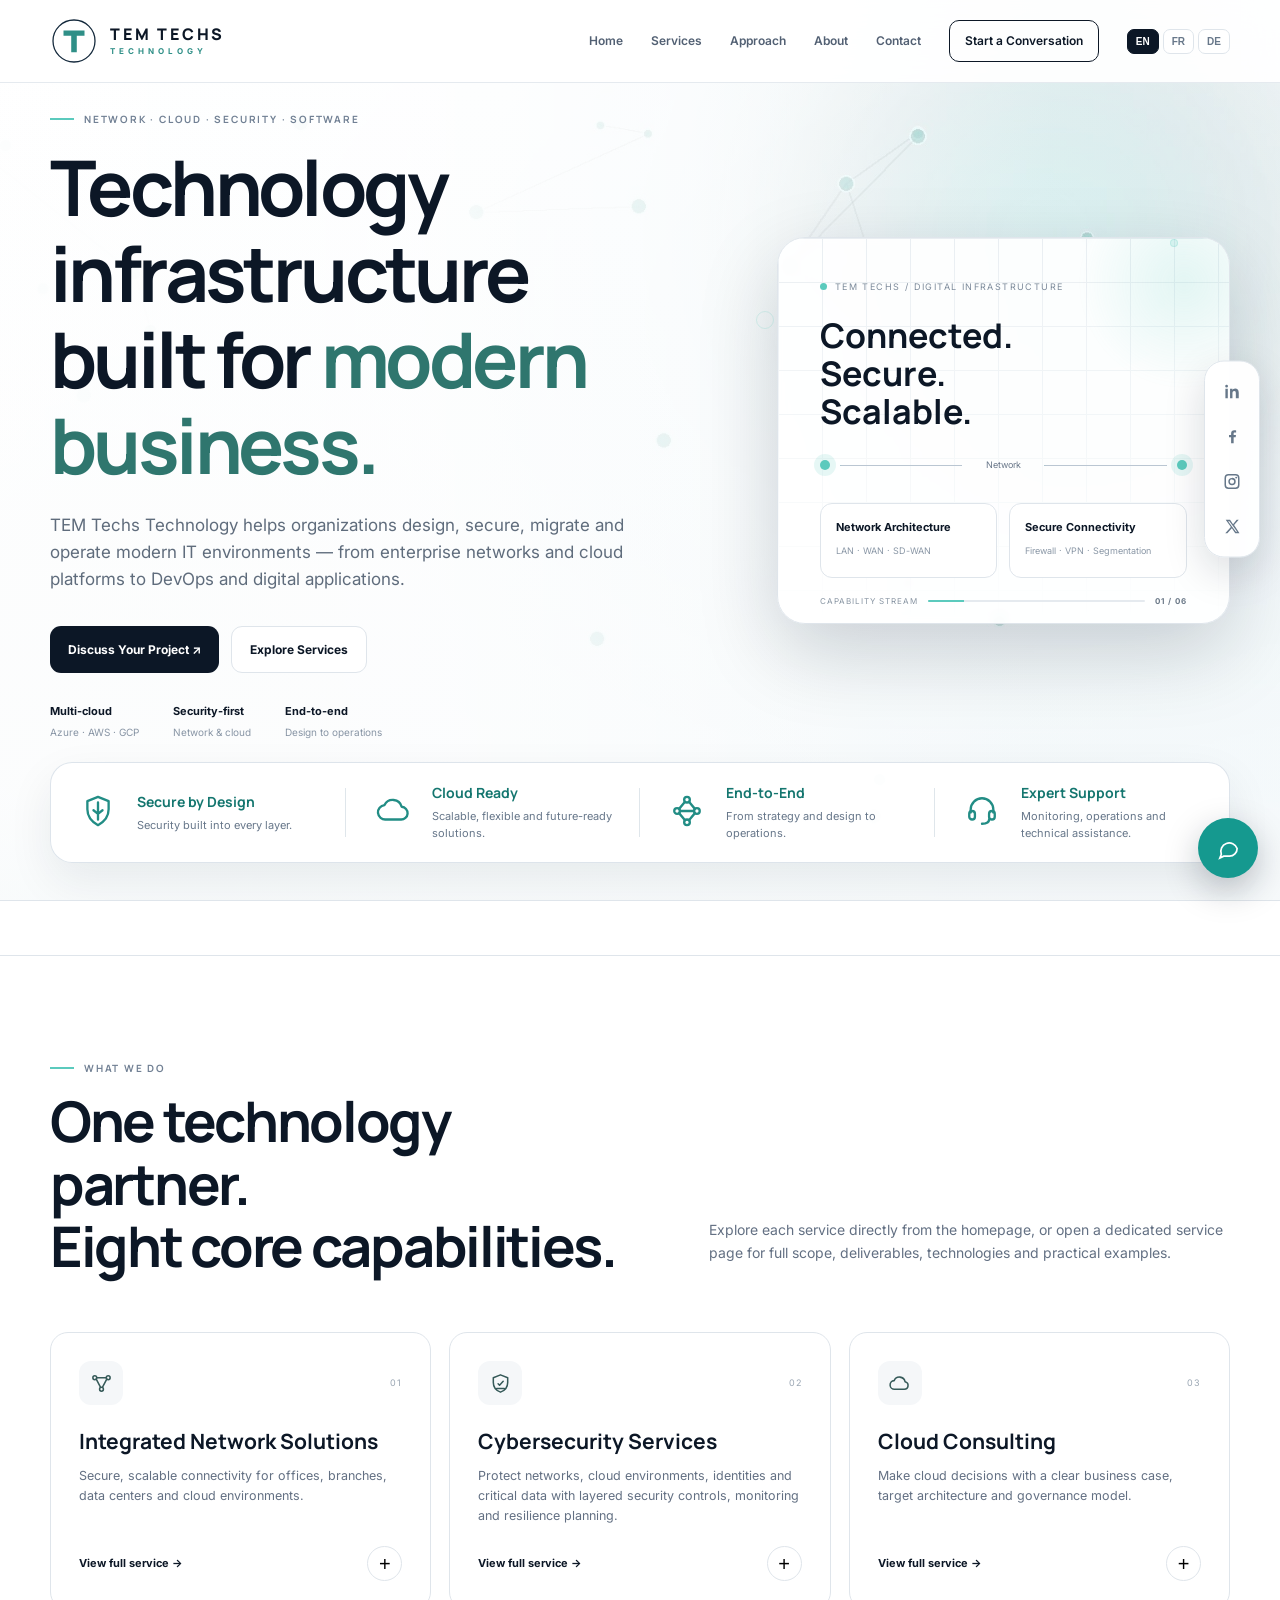
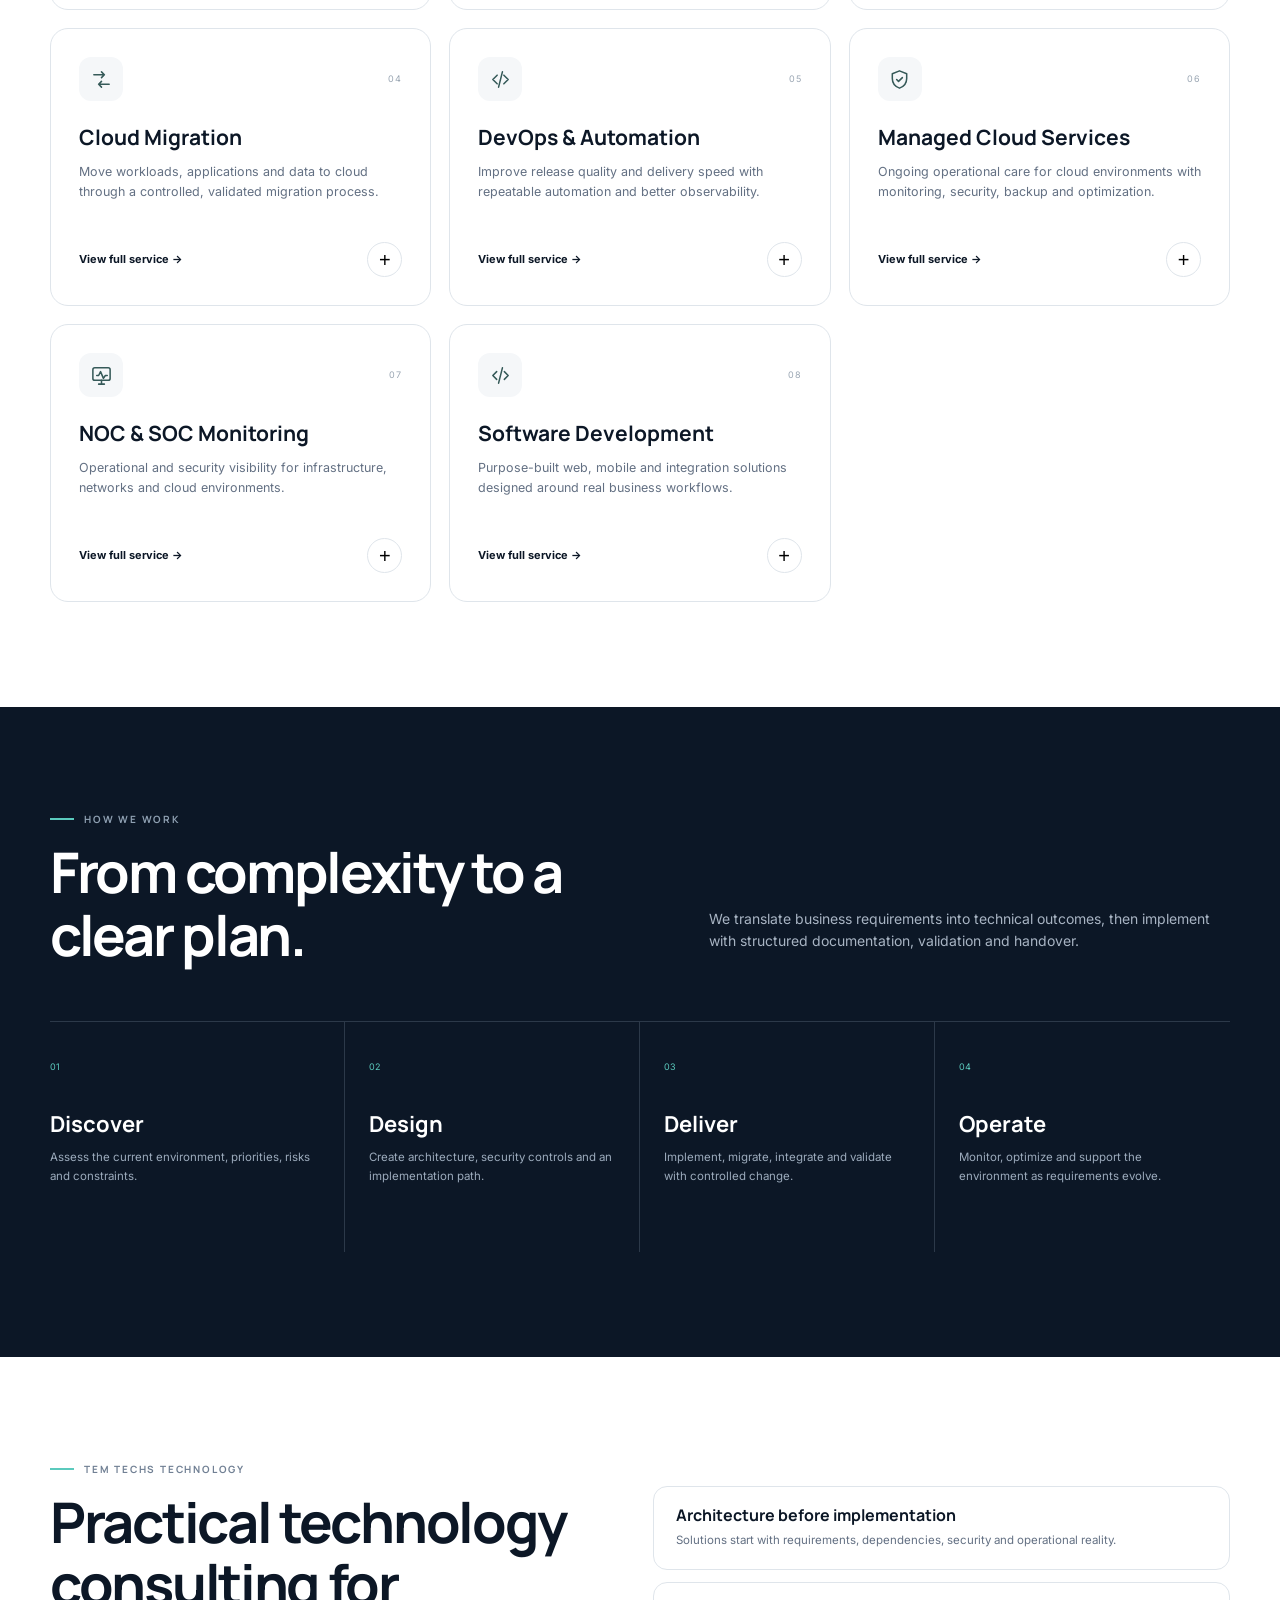
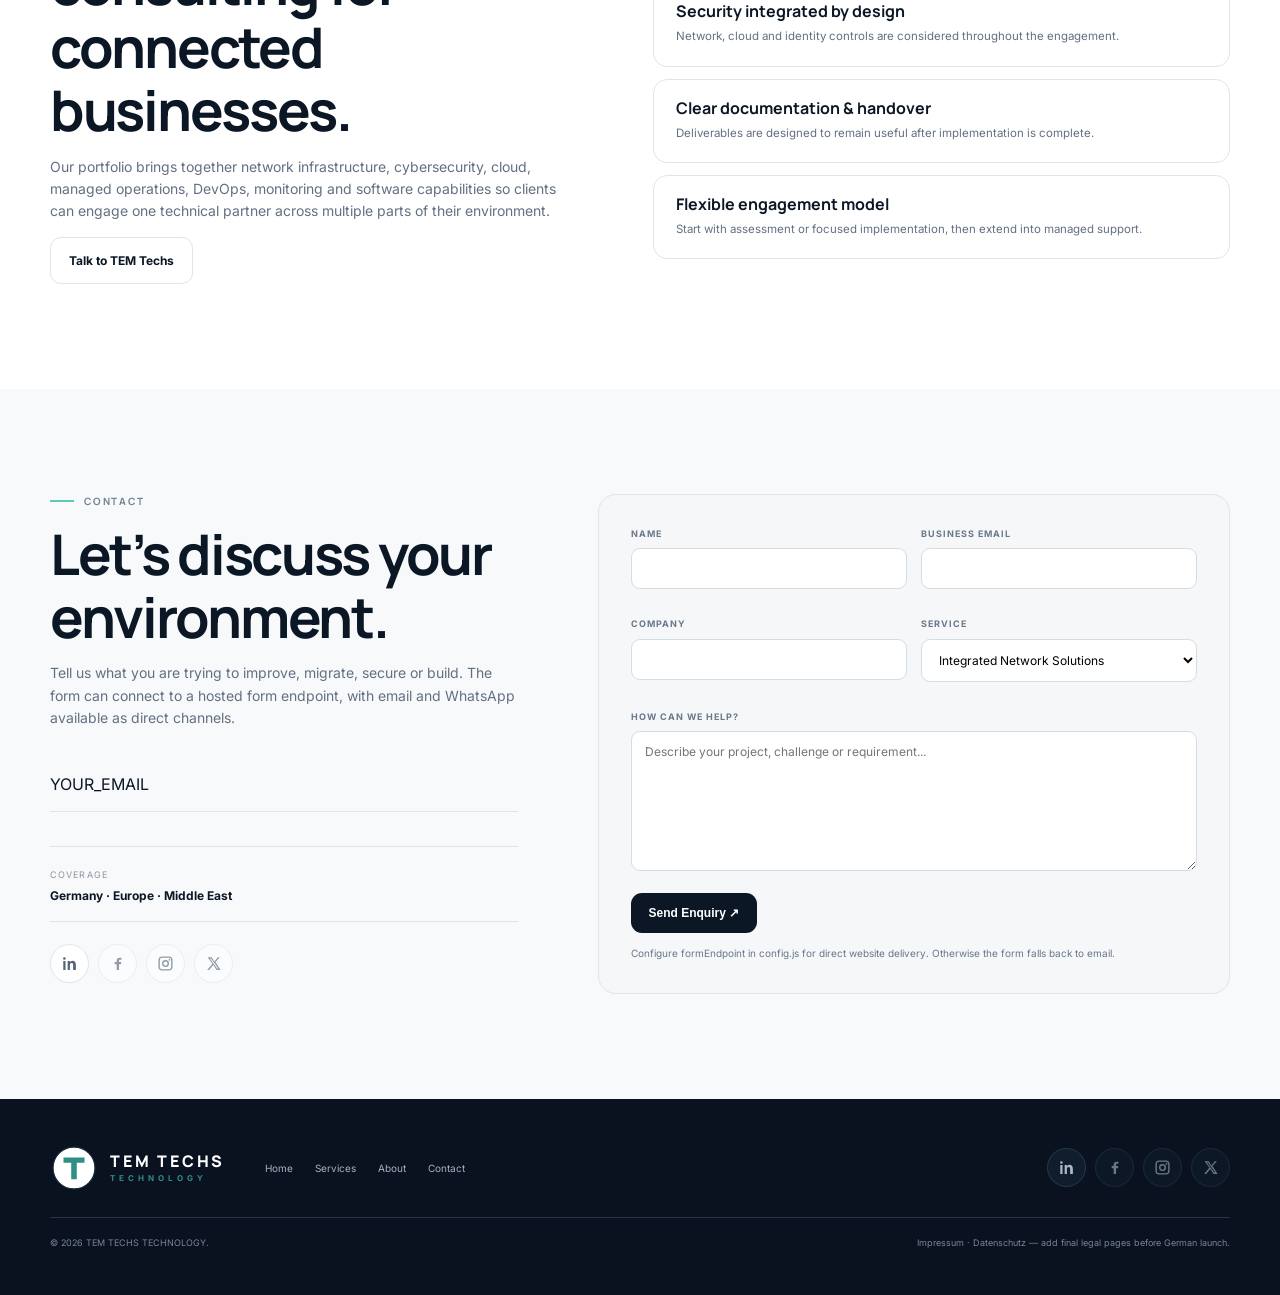
<file: index.html>
<!doctype html><html lang="en"><head><meta charset="utf-8"><meta name="viewport" content="width=device-width,initial-scale=1"><meta name="description" content="TEM Techs Technology provides network, cloud, DevOps, managed services, monitoring and software development solutions."><title>TEM Techs | Home</title><link rel="icon" href="assets/favicon.svg"><link rel="preconnect" href="https://fonts.googleapis.com"><link rel="preconnect" href="https://fonts.gstatic.com" crossorigin><link href="https://fonts.googleapis.com/css2?family=Inter:wght@400;500;600;700&family=Manrope:wght@600;700;800&display=swap" rel="stylesheet"><link rel="stylesheet" href="styles.css"></head><body data-page="home">
<header class="site-header"><div class="container nav-wrap"><a class="brand" href="#top"><img src="assets/logo.svg" alt="TEM Techs"><span class="brand-copy"><strong>TEM TECHS</strong><small>TECHNOLOGY</small></span></a><button class="nav-toggle" aria-label="Menu">☰</button><nav class="nav-links"><a href="#top" data-i18n="nav.home">Home</a><a href="#services" data-i18n="nav.services">Services</a><a href="#approach" data-i18n="nav.approach">Approach</a><a href="#about" data-i18n="nav.about">About</a><a href="#contact" data-i18n="nav.contact">Contact</a><a class="nav-cta" href="#contact" data-i18n="nav.start">Start a Conversation</a><div class="lang-switcher"><button class="lang-btn" data-lang="en">EN</button><button class="lang-btn" data-lang="fr">FR</button><button class="lang-btn" data-lang="de">DE</button></div></nav></div></header>
<main id="top"><section class="hero"><div class="hero-backgrounds" aria-hidden="true">
  <div class="hero-bg active" data-bg="0" style="background-image:url('assets/hero/network.jpg')"></div>
  <div class="hero-bg" data-bg="1" style="background-image:url('assets/hero/cloud.jpg')"></div>
  <div class="hero-bg" data-bg="2" style="background-image:url('assets/hero/security.jpg')"></div>
  <div class="hero-bg" data-bg="3" style="background-image:url('assets/hero/infrastructure.jpg')"></div>
  <div class="hero-bg" data-bg="4" style="background-image:url('assets/hero/devops.jpg')"></div>
  <div class="hero-bg" data-bg="5" style="background-image:url('assets/hero/software.jpg')"></div>
</div><div class="hero-bg-overlay" aria-hidden="true"></div><div class="container hero-grid"><div class="reveal"><div class="eyebrow"><span></span><span class="eyebrow-text" data-i18n="hero.eyebrow">Network · Cloud · Security · Software</span></div><h1 data-i18n-html="hero.title">Technology infrastructure built for <em>modern business.</em></h1><p class="hero-lead" data-i18n="hero.lead">TEM Techs Technology helps organizations design, secure, migrate and operate modern IT environments — from enterprise networks and cloud platforms to DevOps and digital applications.</p><div class="hero-actions"><a class="btn btn-primary" href="#contact" data-i18n="hero.discuss">Discuss Your Project ↗</a><a class="btn btn-secondary" href="#services" data-i18n="hero.explore">Explore Services</a></div><div class="hero-proof"><div><strong data-i18n="proof.multicloud">Multi-cloud</strong><span>Azure · AWS · GCP</span></div><div><strong data-i18n="proof.security">Security-first</strong><span data-i18n="proof.securitySub">Network & cloud</span></div><div><strong data-i18n="proof.end">End-to-end</strong><span data-i18n="proof.endSub">Design to operations</span></div></div></div><div class="hero-visual reveal" id="heroVisual">
  <div class="visual-panel" id="visualPanel">
    <div class="visual-grid"></div>
    <div class="visual-glow" aria-hidden="true"></div>
    <div class="visual-content">
      <div class="visual-kicker"><span class="live-dot"></span>TEM TECHS / DIGITAL INFRASTRUCTURE</div>
      <h3 id="dynamicHeroWords"><span>Connected.</span><br><span>Secure.</span><br><span>Scalable.</span></h3>
      <div class="architecture-line" aria-label="Rotating capability">
        <i></i><b><em class="signal-pulse"></em></b><span id="capabilityLabel">Network</span><b><em class="signal-pulse signal-pulse-delay"></em></b><i></i>
      </div>
      <div class="mini-cards" id="dynamicMiniCards">
        <div class="mini-card dynamic-card" data-slot="0"><strong>Cloud Architecture</strong><small>Strategy · Migration · Operations</small></div>
        <div class="mini-card dynamic-card" data-slot="1"><strong>Secure Connectivity</strong><small>LAN · WAN · SD-WAN · VPN</small></div>
      </div>
      <div class="visual-footer"><span data-i18n="hero.stream">Capability stream</span><div class="visual-progress"><i id="visualProgress"></i></div><b id="visualCounter">01 / 04</b></div>
    </div>
  </div>
  <div class="hero-orbit orbit-one" aria-hidden="true"></div><div class="hero-orbit orbit-two" aria-hidden="true"></div>
</div></div>
<div class="container hero-feature-strip" aria-label="Core delivery strengths">
  <div class="hero-feature"><div class="feature-icon" aria-hidden="true"><svg viewBox="0 0 24 24"><path d="M12 2 4.5 5v5.8c0 5 3.2 8.9 7.5 11.2 4.3-2.3 7.5-6.2 7.5-11.2V5L12 2Z"/><path d="M12 6v12M8.8 11.5 12 14l3.2-2.5"/></svg></div><div><strong data-i18n="features.secure">Secure by Design</strong><span data-i18n="features.secureText">Security built into every layer.</span></div></div>
  <div class="hero-feature"><div class="feature-icon" aria-hidden="true"><svg viewBox="0 0 24 24"><path d="M7 18h10.5a4.5 4.5 0 0 0 .6-9A6.5 6.5 0 0 0 6 7.8 5.1 5.1 0 0 0 7 18Z"/></svg></div><div><strong data-i18n="features.cloud">Cloud Ready</strong><span data-i18n="features.cloudText">Scalable, flexible and future-ready solutions.</span></div></div>
  <div class="hero-feature"><div class="feature-icon" aria-hidden="true"><svg viewBox="0 0 24 24"><circle cx="12" cy="4" r="2"/><circle cx="5" cy="12" r="2"/><circle cx="19" cy="12" r="2"/><circle cx="12" cy="20" r="2"/><path d="m10.6 5.5-4.2 5M13.4 5.5l4.2 5M7 12h10M10.6 18.5l-4.2-5M13.4 18.5l4.2-5"/></svg></div><div><strong data-i18n="features.end">End-to-End</strong><span data-i18n="features.endText">From strategy and design to operations.</span></div></div>
  <div class="hero-feature"><div class="feature-icon" aria-hidden="true"><svg viewBox="0 0 24 24"><path d="M4 13v-2a8 8 0 0 1 16 0v2"/><rect x="3" y="12" width="4" height="6" rx="2"/><rect x="17" y="12" width="4" height="6" rx="2"/><path d="M17 18c0 2-2 3-5 3"/></svg></div><div><strong data-i18n="features.support">Expert Support</strong><span data-i18n="features.supportText">Monitoring, operations and technical assistance.</span></div></div>
</div></section>
<section class="tech-strip" aria-label="Technology ecosystem"><div class="tech-marquee"><div class="tech-track">
<div class="tech-set"><span>MICROSOFT AZURE</span><span>AWS</span><span>GOOGLE CLOUD</span><span>CISCO</span><span>FORTINET</span><span>PALO ALTO</span><span>VMWARE</span><span>KUBERNETES</span></div>
<div class="tech-set" aria-hidden="true"><span>MICROSOFT AZURE</span><span>AWS</span><span>GOOGLE CLOUD</span><span>CISCO</span><span>FORTINET</span><span>PALO ALTO</span><span>VMWARE</span><span>KUBERNETES</span></div>
</div></div></section>
<section class="section" id="services"><div class="container"><div class="section-head reveal"><div><div class="eyebrow"><span></span><span class="eyebrow-text" data-i18n="services.eyebrow">What we do</span></div><h2 data-i18n-html="services.title">One technology partner.<br>Seven core capabilities.</h2></div><p data-i18n="services.lead">Explore each service directly from the homepage, or open a dedicated service page for full scope, deliverables, technologies and practical examples.</p></div><div class="service-grid" id="serviceGrid"></div></div></section>
<section class="section dark-section" id="approach"><div class="container"><div class="section-head reveal"><div><div class="eyebrow"><span></span><span class="eyebrow-text" data-i18n="approach.eyebrow">How we work</span></div><h2 data-i18n="approach.title">From complexity to a clear plan.</h2></div><p data-i18n="approach.lead">We translate business requirements into technical outcomes, then implement with structured documentation, validation and handover.</p></div><div class="process-grid"><div class="process reveal"><span>01</span><h3 data-i18n="approach.discover">Discover</h3><p data-i18n="approach.discoverText">Assess the current environment, priorities, risks and constraints.</p></div><div class="process reveal"><span>02</span><h3 data-i18n="approach.design">Design</h3><p data-i18n="approach.designText">Create architecture, security controls and an implementation path.</p></div><div class="process reveal"><span>03</span><h3 data-i18n="approach.deliver">Deliver</h3><p data-i18n="approach.deliverText">Implement, migrate, integrate and validate with controlled change.</p></div><div class="process reveal"><span>04</span><h3 data-i18n="approach.operate">Operate</h3><p data-i18n="approach.operateText">Monitor, optimize and support the environment as requirements evolve.</p></div></div></div></section>
<section class="section" id="about"><div class="container split"><div class="split-copy reveal"><div class="eyebrow"><span></span><span class="eyebrow-text">TEM TECHS TECHNOLOGY</span></div><h2 data-i18n="about.title">Practical technology consulting for connected businesses.</h2><p data-i18n="about.lead">Our portfolio brings together network infrastructure, cloud, managed operations, DevOps, monitoring and software capabilities so clients can engage one technical partner across multiple parts of their environment.</p><a class="btn btn-secondary" href="#contact" data-i18n="about.cta">Talk to TEM Techs</a></div><div class="feature-stack reveal"><div class="feature"><h3 data-i18n="about.f1">Architecture before implementation</h3><p data-i18n="about.f1t">Solutions start with requirements, dependencies, security and operational reality.</p></div><div class="feature"><h3 data-i18n="about.f2">Security integrated by design</h3><p data-i18n="about.f2t">Network, cloud and identity controls are considered throughout the engagement.</p></div><div class="feature"><h3 data-i18n="about.f3">Clear documentation & handover</h3><p data-i18n="about.f3t">Deliverables are designed to remain useful after implementation is complete.</p></div><div class="feature"><h3 data-i18n="about.f4">Flexible engagement model</h3><p data-i18n="about.f4t">Start with assessment or focused implementation, then extend into managed support.</p></div></div></div></section>
<section class="section" id="contact" style="background:#f7f9fa"><div class="container contact-grid"><div class="split-copy reveal"><div class="eyebrow"><span></span><span class="eyebrow-text" data-i18n="contact.eyebrow">Contact</span></div><h2 data-i18n="contact.title">Let’s discuss your environment.</h2><p data-i18n="contact.lead">Tell us what you are trying to improve, migrate, secure or build. The form can connect to a hosted form endpoint, with email and WhatsApp available as direct channels.</p><div class="contact-info"><a data-email href="#"><small data-i18n="contact.email">Email</small><strong data-email></strong></a><a data-phone href="#"><small data-i18n="contact.phone">Phone</small><strong data-phone></strong></a><div><small data-i18n="contact.coverage">Coverage</small><strong data-location></strong></div></div><div class="social-row" aria-label="TEM Techs social media">
<a class="social-icon" data-social="linkedin" aria-label="LinkedIn" title="LinkedIn"><svg viewBox="0 0 24 24" aria-hidden="true"><path d="M6.4 8.3H3.2V21h3.2V8.3ZM4.8 3A1.85 1.85 0 1 0 4.8 6.7 1.85 1.85 0 0 0 4.8 3ZM21 13.7c0-3.8-2-5.6-4.7-5.6-2.2 0-3.1 1.2-3.7 2V8.3H9.4V21h3.2v-6.3c0-1.7.3-3.3 2.4-3.3 2 0 2.1 1.9 2.1 3.4V21H21v-7.3Z"/></svg></a>
<a class="social-icon" data-social="facebook" aria-label="Facebook" title="Facebook"><svg viewBox="0 0 24 24" aria-hidden="true"><path d="M14.2 21v-8h2.7l.4-3h-3.1V8.1c0-.9.2-1.5 1.6-1.5h1.7V3.9c-.3 0-1.3-.1-2.5-.1-2.5 0-4.2 1.5-4.2 4.3V10H8v3h2.8v8h3.4Z"/></svg></a>
<a class="social-icon" data-social="instagram" aria-label="Instagram" title="Instagram"><svg viewBox="0 0 24 24" aria-hidden="true"><path d="M7.4 2h9.2A5.4 5.4 0 0 1 22 7.4v9.2a5.4 5.4 0 0 1-5.4 5.4H7.4A5.4 5.4 0 0 1 2 16.6V7.4A5.4 5.4 0 0 1 7.4 2Zm-.2 2A3.2 3.2 0 0 0 4 7.2v9.6A3.2 3.2 0 0 0 7.2 20h9.6a3.2 3.2 0 0 0 3.2-3.2V7.2A3.2 3.2 0 0 0 16.8 4H7.2Zm10.4 1.5a1.3 1.3 0 1 1 0 2.6 1.3 1.3 0 0 1 0-2.6ZM12 7.1A4.9 4.9 0 1 1 12 17a4.9 4.9 0 0 1 0-9.8Zm0 2A2.9 2.9 0 1 0 12 15a2.9 2.9 0 0 0 0-5.8Z"/></svg></a>
<a class="social-icon" data-social="x" aria-label="X / Twitter" title="X / Twitter"><svg viewBox="0 0 24 24" aria-hidden="true"><path d="M18.2 3H21l-6.2 7 7.2 11h-5.7l-4.5-6.8L5.8 21H3l7.5-8.5L3.6 3h5.8l4 6 4.8-6Zm-1 16h1.6L8.5 4.9H6.8L17.2 19Z"/></svg></a>
</div></div><form class="contact-form reveal" id="contactForm"><div class="form-grid"><div class="field"><label data-i18n="form.name">Name</label><input name="name" required></div><div class="field"><label data-i18n="form.email">Business email</label><input type="email" name="email" required></div><div class="field"><label data-i18n="form.company">Company</label><input name="company"></div><div class="field"><label data-i18n="form.service">Service</label><select name="service" id="serviceSelect"></select></div><div class="field full"><label data-i18n="form.help">How can we help?</label><textarea name="message" required placeholder="Describe your project, challenge or requirement..." data-i18n-placeholder="form.messagePlaceholder"></textarea></div></div><button class="btn btn-primary" type="submit">Send Enquiry ↗</button><div class="form-status" id="formStatus">Configure formEndpoint in config.js for direct website delivery. Otherwise the form falls back to email.</div></form></div></section></main>
<footer class="site-footer"><div class="container"><div class="footer-top"><a class="brand" href="#top"><img src="assets/logo.svg" alt="TEM Techs"><span class="brand-copy"><strong>TEM TECHS</strong><small>TECHNOLOGY</small></span></a><div class="footer-links"><a href="#top" data-i18n="nav.home">Home</a><a href="#services" data-i18n="nav.services">Services</a><a href="#about" data-i18n="nav.about">About</a><a href="#contact" data-i18n="nav.contact">Contact</a></div><div class="footer-social"><div class="social-row footer-social-row" aria-label="TEM Techs social media">
<a class="social-icon" data-social="linkedin" aria-label="LinkedIn" title="LinkedIn"><svg viewBox="0 0 24 24" aria-hidden="true"><path d="M6.4 8.3H3.2V21h3.2V8.3ZM4.8 3A1.85 1.85 0 1 0 4.8 6.7 1.85 1.85 0 0 0 4.8 3ZM21 13.7c0-3.8-2-5.6-4.7-5.6-2.2 0-3.1 1.2-3.7 2V8.3H9.4V21h3.2v-6.3c0-1.7.3-3.3 2.4-3.3 2 0 2.1 1.9 2.1 3.4V21H21v-7.3Z"/></svg></a>
<a class="social-icon" data-social="facebook" aria-label="Facebook" title="Facebook"><svg viewBox="0 0 24 24" aria-hidden="true"><path d="M14.2 21v-8h2.7l.4-3h-3.1V8.1c0-.9.2-1.5 1.6-1.5h1.7V3.9c-.3 0-1.3-.1-2.5-.1-2.5 0-4.2 1.5-4.2 4.3V10H8v3h2.8v8h3.4Z"/></svg></a>
<a class="social-icon" data-social="instagram" aria-label="Instagram" title="Instagram"><svg viewBox="0 0 24 24" aria-hidden="true"><path d="M7.4 2h9.2A5.4 5.4 0 0 1 22 7.4v9.2a5.4 5.4 0 0 1-5.4 5.4H7.4A5.4 5.4 0 0 1 2 16.6V7.4A5.4 5.4 0 0 1 7.4 2Zm-.2 2A3.2 3.2 0 0 0 4 7.2v9.6A3.2 3.2 0 0 0 7.2 20h9.6a3.2 3.2 0 0 0 3.2-3.2V7.2A3.2 3.2 0 0 0 16.8 4H7.2Zm10.4 1.5a1.3 1.3 0 1 1 0 2.6 1.3 1.3 0 0 1 0-2.6ZM12 7.1A4.9 4.9 0 1 1 12 17a4.9 4.9 0 0 1 0-9.8Zm0 2A2.9 2.9 0 1 0 12 15a2.9 2.9 0 0 0 0-5.8Z"/></svg></a>
<a class="social-icon" data-social="x" aria-label="X / Twitter" title="X / Twitter"><svg viewBox="0 0 24 24" aria-hidden="true"><path d="M18.2 3H21l-6.2 7 7.2 11h-5.7l-4.5-6.8L5.8 21H3l7.5-8.5L3.6 3h5.8l4 6 4.8-6Zm-1 16h1.6L8.5 4.9H6.8L17.2 19Z"/></svg></a>
</div></div></div><div class="footer-bottom"><span>© <span id="year"></span> TEM TECHS TECHNOLOGY.</span><span>Impressum · Datenschutz — add final legal pages before German launch.</span></div></div></footer>
<aside class="social-rail" aria-label="TEM TECHS social media">
<a data-social="linkedin" data-label="LinkedIn" aria-label="LinkedIn"><svg viewBox="0 0 24 24"><path d="M6.4 8.3H3.2V21h3.2V8.3ZM4.8 3A1.85 1.85 0 1 0 4.8 6.7 1.85 1.85 0 0 0 4.8 3ZM21 13.7c0-3.8-2-5.6-4.7-5.6-2.2 0-3.1 1.2-3.7 2V8.3H9.4V21h3.2v-6.3c0-1.7.3-3.3 2.4-3.3 2 0 2.1 1.9 2.1 3.4V21H21v-7.3Z"/></svg></a>
<a data-social="facebook" data-label="Facebook" aria-label="Facebook"><svg viewBox="0 0 24 24"><path d="M14.2 21v-8h2.7l.4-3h-3.1V8.1c0-.9.2-1.5 1.6-1.5h1.7V3.9c-.3 0-1.3-.1-2.5-.1-2.5 0-4.2 1.5-4.2 4.3V10H8v3h2.8v8h3.4Z"/></svg></a>
<a data-social="instagram" data-label="Instagram" aria-label="Instagram"><svg viewBox="0 0 24 24"><path d="M7.4 2h9.2A5.4 5.4 0 0 1 22 7.4v9.2a5.4 5.4 0 0 1-5.4 5.4H7.4A5.4 5.4 0 0 1 2 16.6V7.4A5.4 5.4 0 0 1 7.4 2Zm-.2 2A3.2 3.2 0 0 0 4 7.2v9.6A3.2 3.2 0 0 0 7.2 20h9.6a3.2 3.2 0 0 0 3.2-3.2V7.2A3.2 3.2 0 0 0 16.8 4H7.2Zm10.4 1.5a1.3 1.3 0 1 1 0 2.6 1.3 1.3 0 0 1 0-2.6ZM12 7.1A4.9 4.9 0 1 1 12 17a4.9 4.9 0 0 1 0-9.8Zm0 2A2.9 2.9 0 1 0 12 15a2.9 2.9 0 0 0 0-5.8Z"/></svg></a>
<a data-social="x" data-label="X / Twitter" aria-label="X / Twitter"><svg viewBox="0 0 24 24"><path d="M18.2 3H21l-6.2 7 7.2 11h-5.7l-4.5-6.8L5.8 21H3l7.5-8.5L3.6 3h5.8l4 6 4.8-6Zm-1 16h1.6L8.5 4.9H6.8L17.2 19Z"/></svg></a>
</aside>
<button class="chat-launch" id="chatLaunch" aria-label="Open chat"><svg viewBox="0 0 24 24"><path d="M21 12a8 8 0 0 1-8 8H7l-4 2 1.5-4A8 8 0 1 1 21 12Z"/></svg></button><div class="chat-panel" id="chatPanel"><div class="chat-head"><strong data-i18n="chat.title">Talk to TEM Techs</strong><small data-i18n="chat.sub">Choose WhatsApp or email.</small></div><div class="chat-body"><textarea id="chatMessage" placeholder="Write your message..." data-i18n-placeholder="chat.placeholder"></textarea><div class="chat-options"><button class="chat-option" id="chatWhatsApp">WhatsApp</button><button class="chat-option" id="chatEmail">Email</button></div></div></div>
<script src="config.js"></script><script src="icons.js"></script><script src="services-data.js"></script><script src="i18n.js"></script><script src="app.js"></script></body></html>
</file>
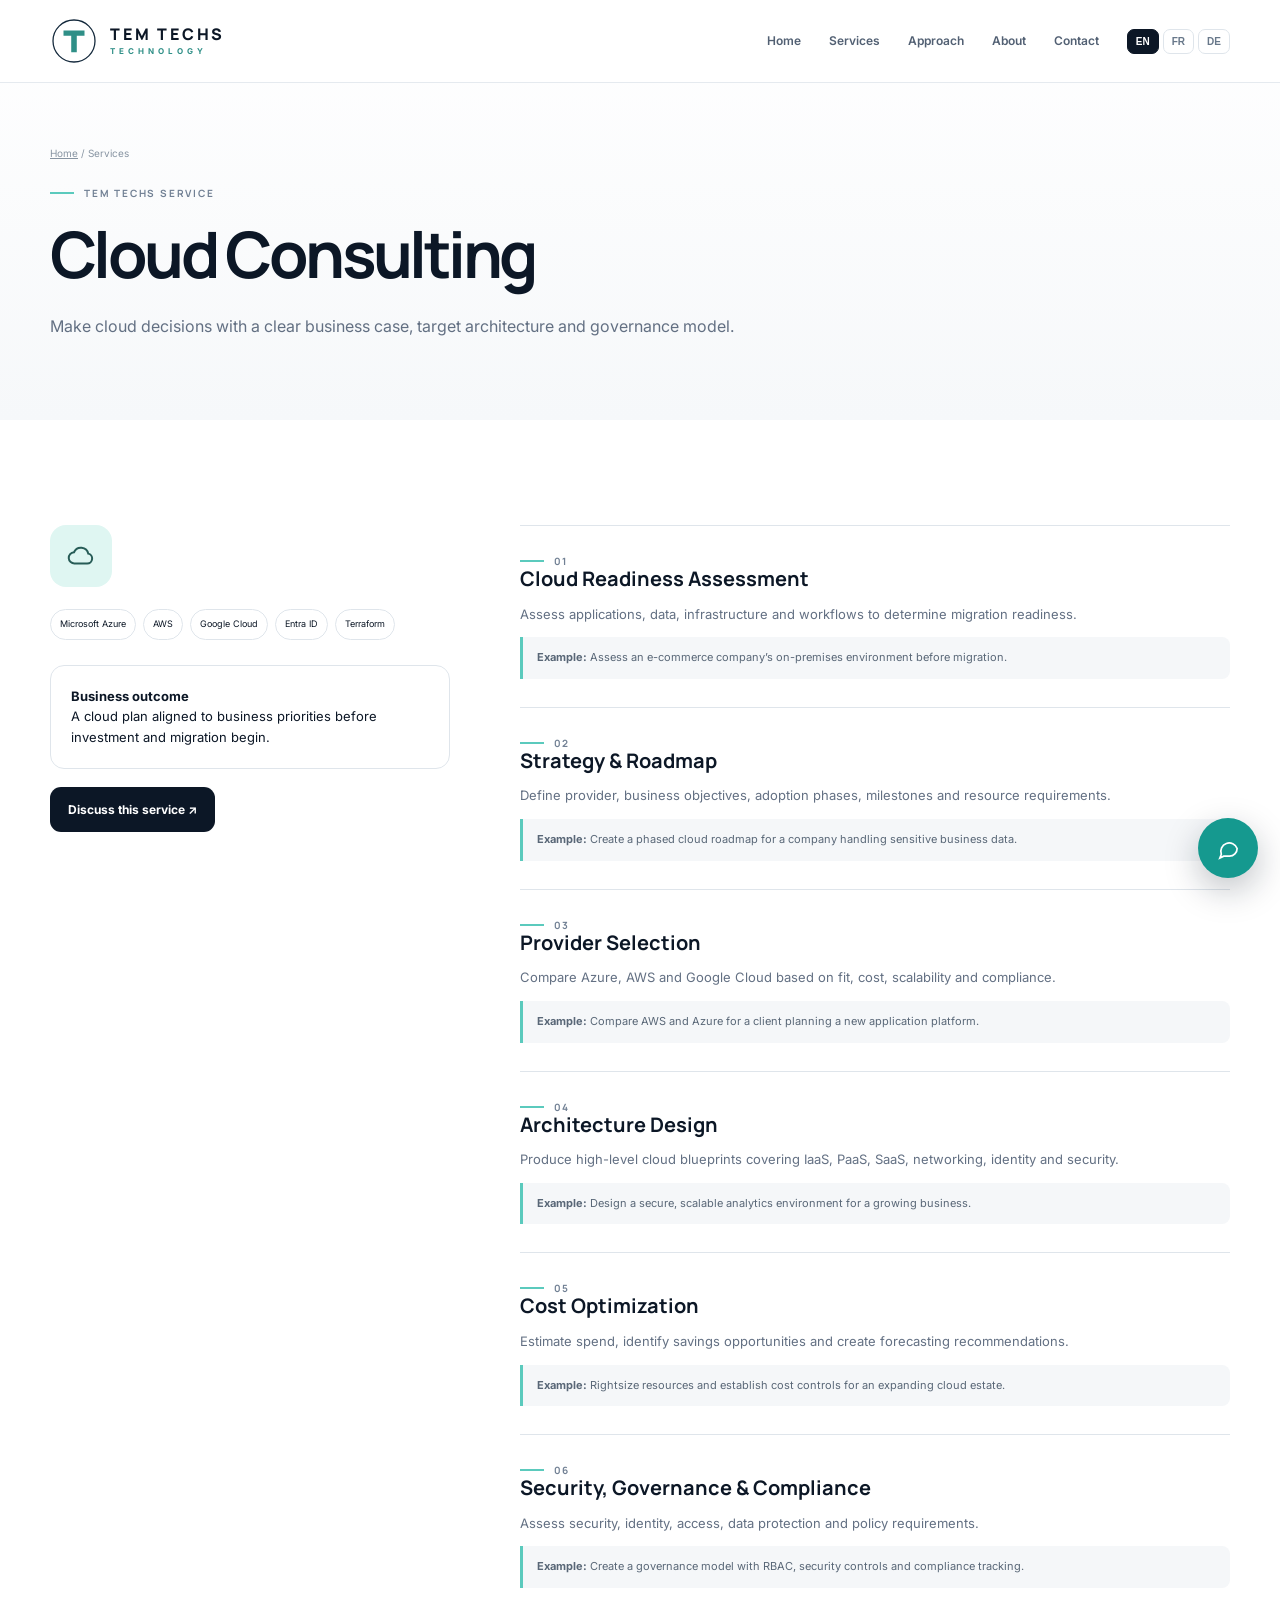
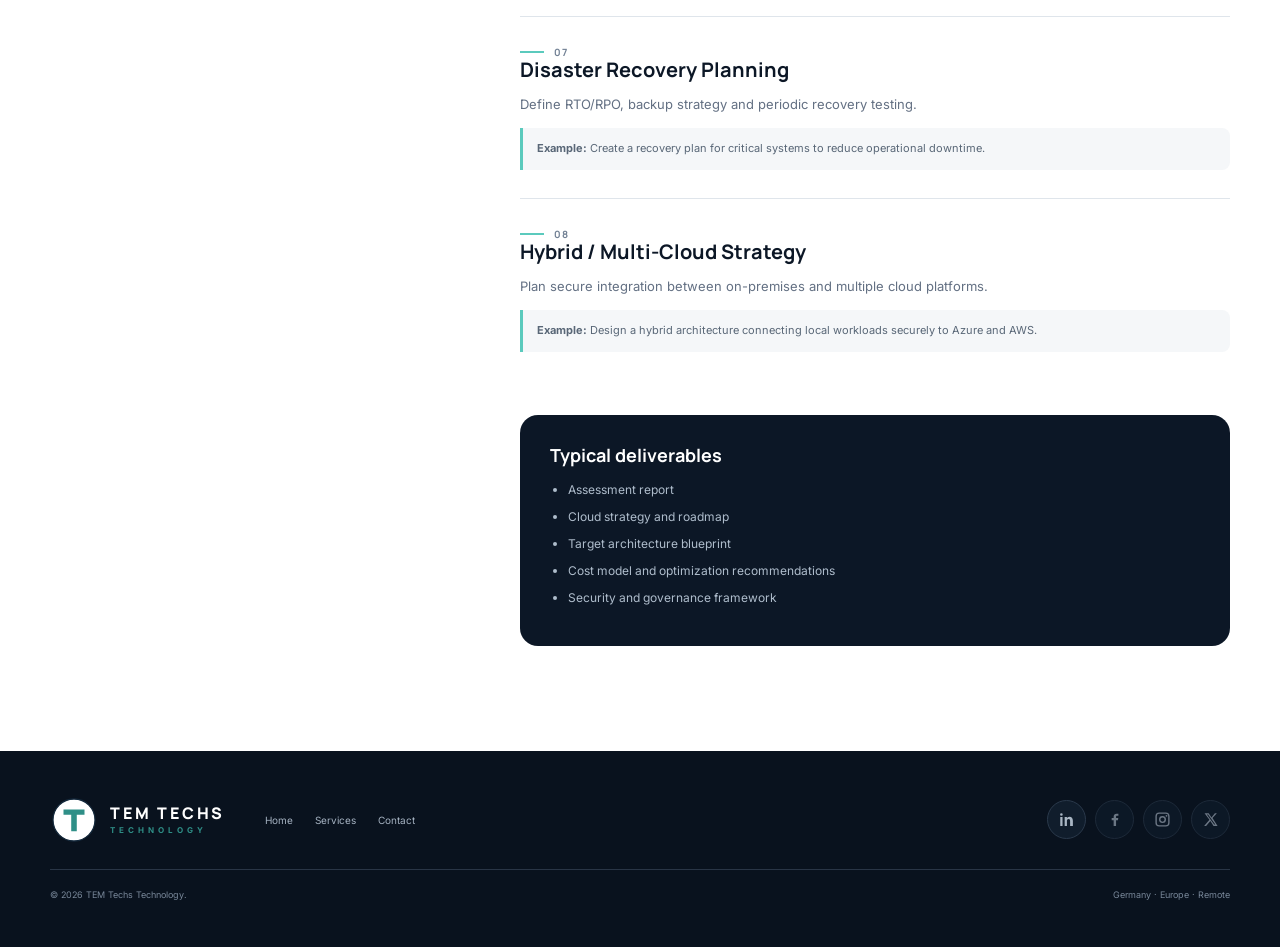
<file: cloud-consulting.html>
<!doctype html><html lang="en"><head><meta charset="utf-8"><meta name="viewport" content="width=device-width,initial-scale=1"><title>TEM Techs | Cloud Consulting</title><link rel="icon" href="../assets/favicon.svg"><link rel="preconnect" href="https://fonts.googleapis.com"><link rel="preconnect" href="https://fonts.gstatic.com" crossorigin><link href="https://fonts.googleapis.com/css2?family=Inter:wght@400;500;600;700&family=Manrope:wght@600;700;800&display=swap" rel="stylesheet"><link rel="stylesheet" href="../styles.css"></head><body data-page="service" data-service="cloud-consulting">
<header class="site-header"><div class="container nav-wrap"><a class="brand" data-transition href="../index.html"><img src="../assets/logo.svg" alt="TEM Techs"><span class="brand-copy"><strong>TEM TECHS</strong><small>TECHNOLOGY</small></span></a><button class="nav-toggle" aria-label="Menu">☰</button><nav class="nav-links"><a data-transition href="../index.html#top">Home</a><a data-transition href="../index.html#services">Services</a><a data-transition href="../index.html#approach">Approach</a><a data-transition href="../index.html#about">About</a><a data-transition href="../index.html#contact">Contact</a><div class="lang-switcher"><button class="lang-btn" data-lang="en">EN</button><button class="lang-btn" data-lang="fr">FR</button><button class="lang-btn" data-lang="de">DE</button></div></nav></div></header>
<main><section class="page-hero"><div class="container"><div class="breadcrumbs"><a data-transition href="../index.html">Home</a> / Services</div><div class="eyebrow"><span></span> TEM Techs Service</div><h1 id="serviceTitle"></h1><p id="serviceIntro"></p></div></section><section class="section"><div class="container service-detail-layout"><aside class="service-sidebar reveal"><div class="icon-lg" id="serviceIcon"></div><div class="tech-pills" id="techPills"></div><div class="outcome"><strong>Business outcome</strong><br><span id="serviceOutcome"></span></div><a class="btn btn-primary" href="../index.html#contact" data-transition style="margin-top:18px">Discuss this service ↗</a></aside><div><div id="serviceCapabilities"></div><div class="deliverables reveal"><h3>Typical deliverables</h3><ul id="deliverablesList"></ul></div></div></div></section></main>
<footer class="site-footer"><div class="container"><div class="footer-top"><a class="brand" data-transition href="../index.html"><img src="../assets/logo.svg" alt="TEM Techs"><span class="brand-copy"><strong>TEM TECHS</strong><small>TECHNOLOGY</small></span></a><div class="footer-links"><a data-transition href="../index.html#top">Home</a><a data-transition href="../index.html#services">Services</a><a data-transition href="../index.html#contact">Contact</a></div><div class="footer-social"><div class="social-row footer-social-row" aria-label="TEM Techs social media"><a class="social-icon" data-social="linkedin" aria-label="LinkedIn" title="LinkedIn"><svg viewBox="0 0 24 24"><path d="M6.4 8.3H3.2V21h3.2V8.3ZM4.8 3A1.85 1.85 0 1 0 4.8 6.7 1.85 1.85 0 0 0 4.8 3ZM21 13.7c0-3.8-2-5.6-4.7-5.6-2.2 0-3.1 1.2-3.7 2V8.3H9.4V21h3.2v-6.3c0-1.7.3-3.3 2.4-3.3 2 0 2.1 1.9 2.1 3.4V21H21v-7.3Z"/></svg></a><a class="social-icon" data-social="facebook" aria-label="Facebook" title="Facebook"><svg viewBox="0 0 24 24"><path d="M14.2 21v-8h2.7l.4-3h-3.1V8.1c0-.9.2-1.5 1.6-1.5h1.7V3.9c-.3 0-1.3-.1-2.5-.1-2.5 0-4.2 1.5-4.2 4.3V10H8v3h2.8v8h3.4Z"/></svg></a><a class="social-icon" data-social="instagram" aria-label="Instagram" title="Instagram"><svg viewBox="0 0 24 24"><path d="M7.4 2h9.2A5.4 5.4 0 0 1 22 7.4v9.2a5.4 5.4 0 0 1-5.4 5.4H7.4A5.4 5.4 0 0 1 2 16.6V7.4A5.4 5.4 0 0 1 7.4 2Zm-.2 2A3.2 3.2 0 0 0 4 7.2v9.6A3.2 3.2 0 0 0 7.2 20h9.6a3.2 3.2 0 0 0 3.2-3.2V7.2A3.2 3.2 0 0 0 16.8 4H7.2Zm10.4 1.5a1.3 1.3 0 1 1 0 2.6 1.3 1.3 0 0 1 0-2.6ZM12 7.1A4.9 4.9 0 1 1 12 17a4.9 4.9 0 0 1 0-9.8Zm0 2A2.9 2.9 0 1 0 12 15a2.9 2.9 0 0 0 0-5.8Z"/></svg></a><a class="social-icon" data-social="x" aria-label="X / Twitter" title="X / Twitter"><svg viewBox="0 0 24 24"><path d="M18.2 3H21l-6.2 7 7.2 11h-5.7l-4.5-6.8L5.8 21H3l7.5-8.5L3.6 3h5.8l4 6 4.8-6Zm-1 16h1.6L8.5 4.9H6.8L17.2 19Z"/></svg></a></div></div></div><div class="footer-bottom"><span>© <span id="year"></span> TEM Techs Technology.</span><span>Germany · Europe · Remote</span></div></div></footer>
<button class="chat-launch" id="chatLaunch" aria-label="Open chat"><svg viewBox="0 0 24 24"><path d="M21 12a8 8 0 0 1-8 8H7l-4 2 1.5-4A8 8 0 1 1 21 12Z"/></svg></button><div class="chat-panel" id="chatPanel"><div class="chat-head"><strong>Talk to TEM Techs</strong><small>Choose WhatsApp or email.</small></div><div class="chat-body"><textarea id="chatMessage" placeholder="Write your message..."></textarea><div class="chat-options"><button class="chat-option" id="chatWhatsApp">WhatsApp</button><button class="chat-option" id="chatEmail">Email</button></div></div></div>
<script src="../config.js"></script><script src="../icons.js"></script><script src="../services-data.js"></script><script src="../i18n.js"></script><script src="../app.js"></script></body></html>
</file>
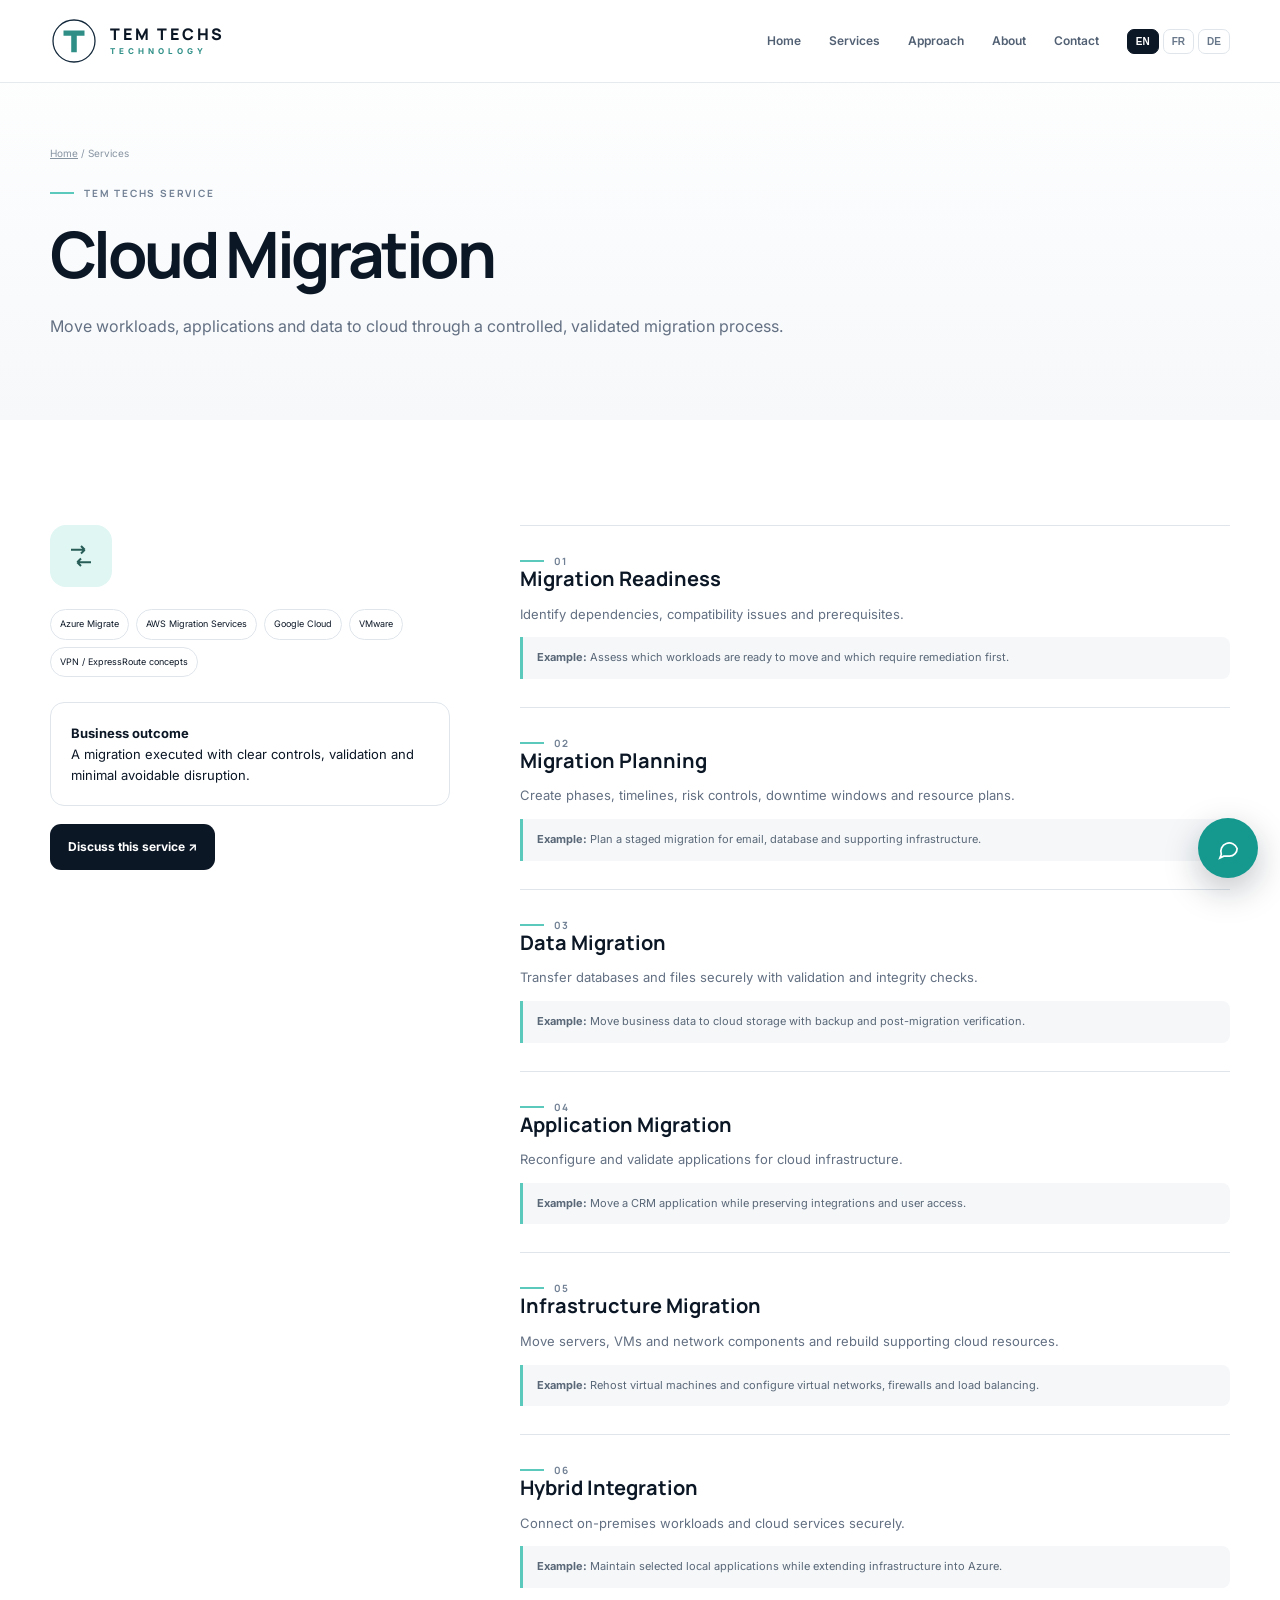
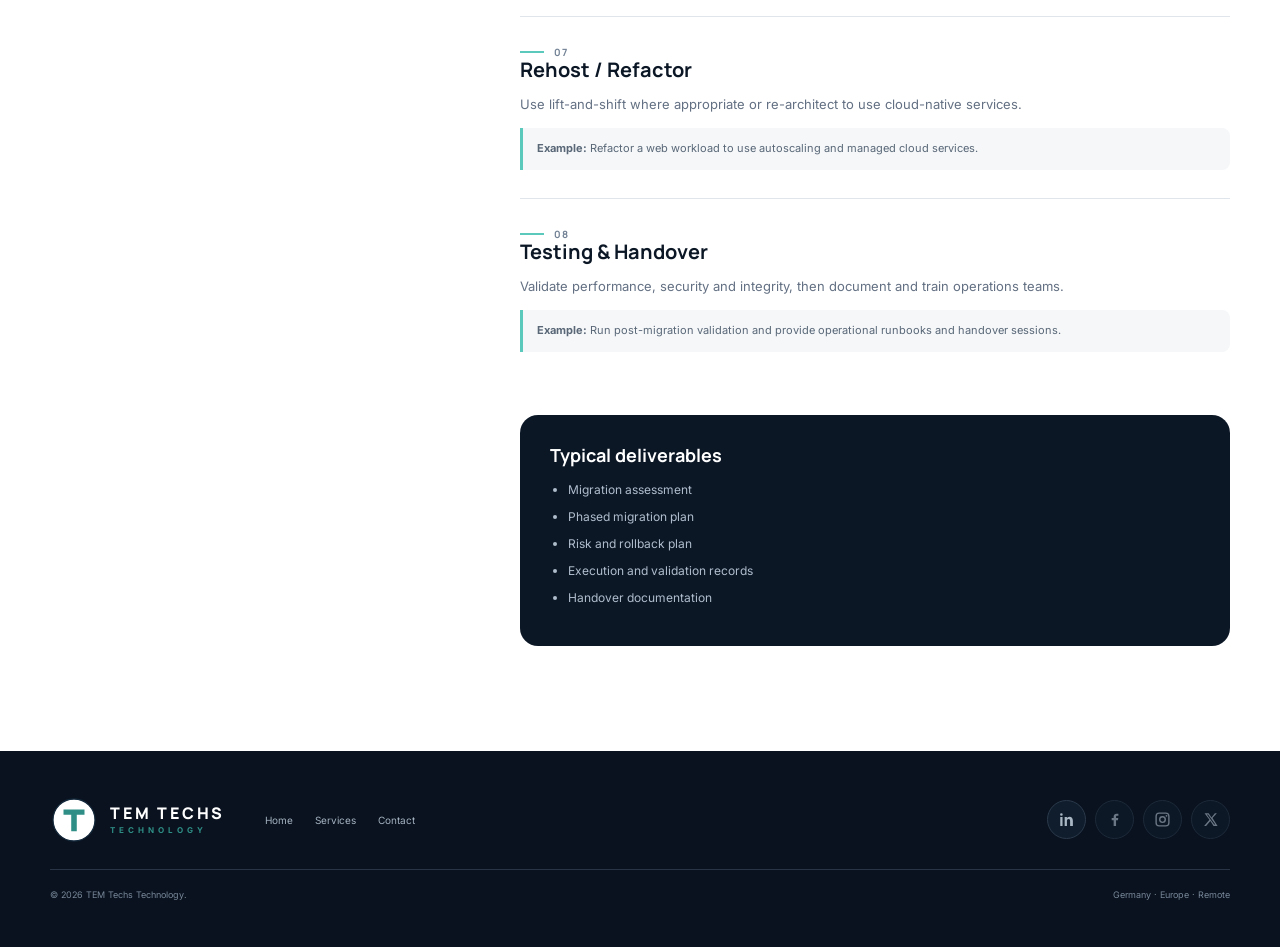
<file: cloud-migration.html>
<!doctype html><html lang="en"><head><meta charset="utf-8"><meta name="viewport" content="width=device-width,initial-scale=1"><title>TEM Techs | Cloud Migration</title><link rel="icon" href="../assets/favicon.svg"><link rel="preconnect" href="https://fonts.googleapis.com"><link rel="preconnect" href="https://fonts.gstatic.com" crossorigin><link href="https://fonts.googleapis.com/css2?family=Inter:wght@400;500;600;700&family=Manrope:wght@600;700;800&display=swap" rel="stylesheet"><link rel="stylesheet" href="../styles.css"></head><body data-page="service" data-service="cloud-migration">
<header class="site-header"><div class="container nav-wrap"><a class="brand" data-transition href="../index.html"><img src="../assets/logo.svg" alt="TEM Techs"><span class="brand-copy"><strong>TEM TECHS</strong><small>TECHNOLOGY</small></span></a><button class="nav-toggle" aria-label="Menu">☰</button><nav class="nav-links"><a data-transition href="../index.html#top">Home</a><a data-transition href="../index.html#services">Services</a><a data-transition href="../index.html#approach">Approach</a><a data-transition href="../index.html#about">About</a><a data-transition href="../index.html#contact">Contact</a><div class="lang-switcher"><button class="lang-btn" data-lang="en">EN</button><button class="lang-btn" data-lang="fr">FR</button><button class="lang-btn" data-lang="de">DE</button></div></nav></div></header>
<main><section class="page-hero"><div class="container"><div class="breadcrumbs"><a data-transition href="../index.html">Home</a> / Services</div><div class="eyebrow"><span></span> TEM Techs Service</div><h1 id="serviceTitle"></h1><p id="serviceIntro"></p></div></section><section class="section"><div class="container service-detail-layout"><aside class="service-sidebar reveal"><div class="icon-lg" id="serviceIcon"></div><div class="tech-pills" id="techPills"></div><div class="outcome"><strong>Business outcome</strong><br><span id="serviceOutcome"></span></div><a class="btn btn-primary" href="../index.html#contact" data-transition style="margin-top:18px">Discuss this service ↗</a></aside><div><div id="serviceCapabilities"></div><div class="deliverables reveal"><h3>Typical deliverables</h3><ul id="deliverablesList"></ul></div></div></div></section></main>
<footer class="site-footer"><div class="container"><div class="footer-top"><a class="brand" data-transition href="../index.html"><img src="../assets/logo.svg" alt="TEM Techs"><span class="brand-copy"><strong>TEM TECHS</strong><small>TECHNOLOGY</small></span></a><div class="footer-links"><a data-transition href="../index.html#top">Home</a><a data-transition href="../index.html#services">Services</a><a data-transition href="../index.html#contact">Contact</a></div><div class="footer-social"><div class="social-row footer-social-row" aria-label="TEM Techs social media"><a class="social-icon" data-social="linkedin" aria-label="LinkedIn" title="LinkedIn"><svg viewBox="0 0 24 24"><path d="M6.4 8.3H3.2V21h3.2V8.3ZM4.8 3A1.85 1.85 0 1 0 4.8 6.7 1.85 1.85 0 0 0 4.8 3ZM21 13.7c0-3.8-2-5.6-4.7-5.6-2.2 0-3.1 1.2-3.7 2V8.3H9.4V21h3.2v-6.3c0-1.7.3-3.3 2.4-3.3 2 0 2.1 1.9 2.1 3.4V21H21v-7.3Z"/></svg></a><a class="social-icon" data-social="facebook" aria-label="Facebook" title="Facebook"><svg viewBox="0 0 24 24"><path d="M14.2 21v-8h2.7l.4-3h-3.1V8.1c0-.9.2-1.5 1.6-1.5h1.7V3.9c-.3 0-1.3-.1-2.5-.1-2.5 0-4.2 1.5-4.2 4.3V10H8v3h2.8v8h3.4Z"/></svg></a><a class="social-icon" data-social="instagram" aria-label="Instagram" title="Instagram"><svg viewBox="0 0 24 24"><path d="M7.4 2h9.2A5.4 5.4 0 0 1 22 7.4v9.2a5.4 5.4 0 0 1-5.4 5.4H7.4A5.4 5.4 0 0 1 2 16.6V7.4A5.4 5.4 0 0 1 7.4 2Zm-.2 2A3.2 3.2 0 0 0 4 7.2v9.6A3.2 3.2 0 0 0 7.2 20h9.6a3.2 3.2 0 0 0 3.2-3.2V7.2A3.2 3.2 0 0 0 16.8 4H7.2Zm10.4 1.5a1.3 1.3 0 1 1 0 2.6 1.3 1.3 0 0 1 0-2.6ZM12 7.1A4.9 4.9 0 1 1 12 17a4.9 4.9 0 0 1 0-9.8Zm0 2A2.9 2.9 0 1 0 12 15a2.9 2.9 0 0 0 0-5.8Z"/></svg></a><a class="social-icon" data-social="x" aria-label="X / Twitter" title="X / Twitter"><svg viewBox="0 0 24 24"><path d="M18.2 3H21l-6.2 7 7.2 11h-5.7l-4.5-6.8L5.8 21H3l7.5-8.5L3.6 3h5.8l4 6 4.8-6Zm-1 16h1.6L8.5 4.9H6.8L17.2 19Z"/></svg></a></div></div></div><div class="footer-bottom"><span>© <span id="year"></span> TEM Techs Technology.</span><span>Germany · Europe · Remote</span></div></div></footer>
<button class="chat-launch" id="chatLaunch" aria-label="Open chat"><svg viewBox="0 0 24 24"><path d="M21 12a8 8 0 0 1-8 8H7l-4 2 1.5-4A8 8 0 1 1 21 12Z"/></svg></button><div class="chat-panel" id="chatPanel"><div class="chat-head"><strong>Talk to TEM Techs</strong><small>Choose WhatsApp or email.</small></div><div class="chat-body"><textarea id="chatMessage" placeholder="Write your message..."></textarea><div class="chat-options"><button class="chat-option" id="chatWhatsApp">WhatsApp</button><button class="chat-option" id="chatEmail">Email</button></div></div></div>
<script src="../config.js"></script><script src="../icons.js"></script><script src="../services-data.js"></script><script src="../i18n.js"></script><script src="../app.js"></script></body></html>
</file>
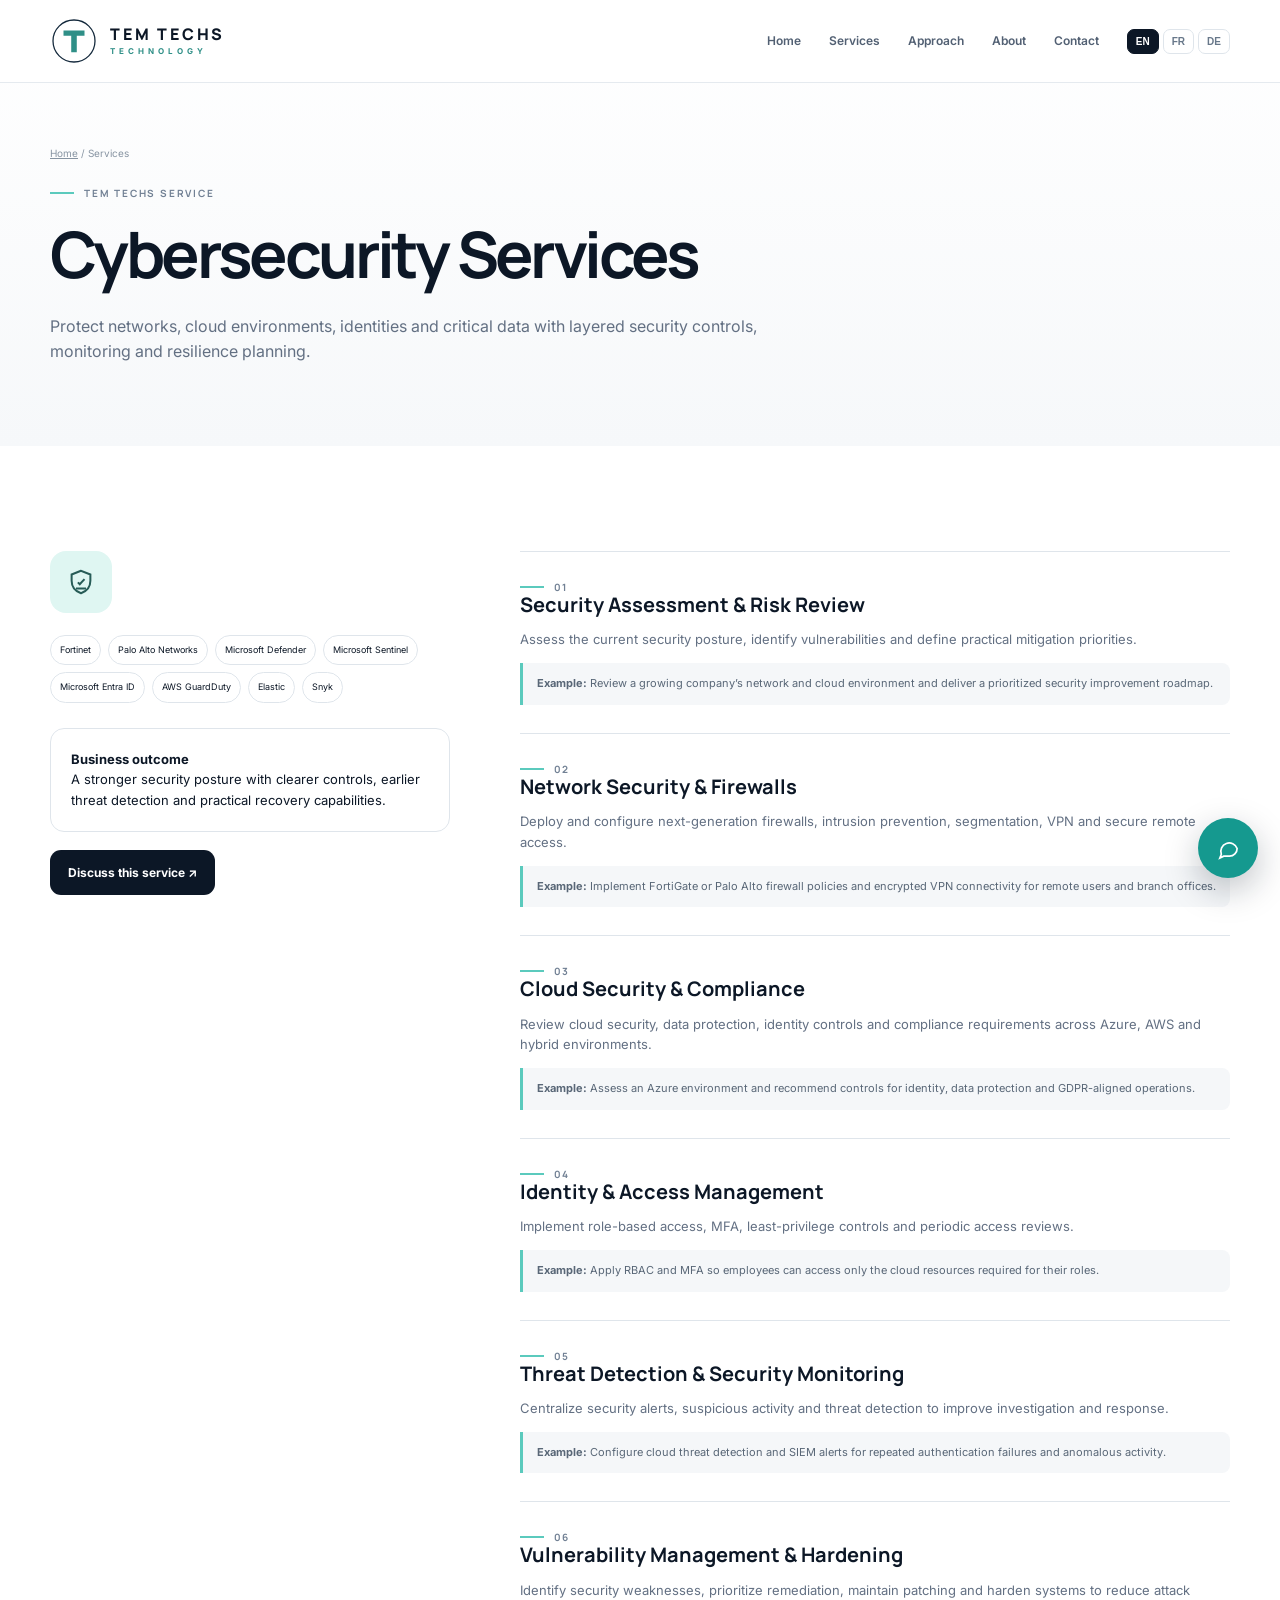
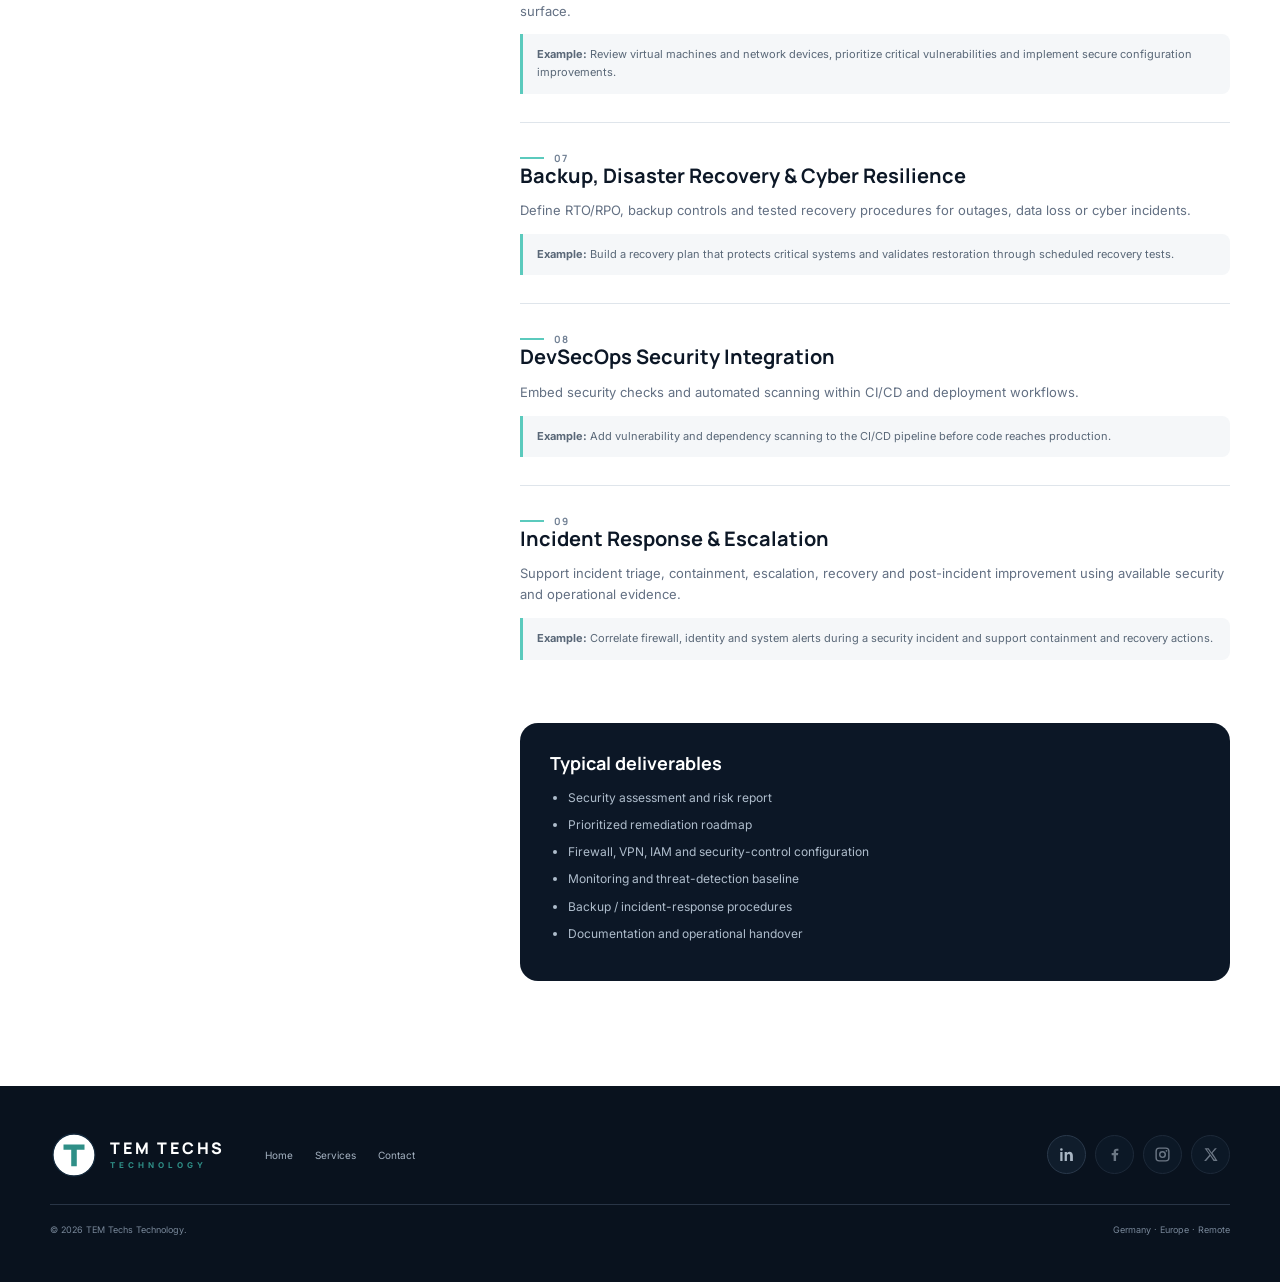
<file: cybersecurity.html>
<!doctype html><html lang="en"><head><meta charset="utf-8"><meta name="viewport" content="width=device-width,initial-scale=1"><title>TEM Techs | Cybersecurity Services</title><link rel="icon" href="../assets/favicon.svg"><link rel="preconnect" href="https://fonts.googleapis.com"><link rel="preconnect" href="https://fonts.gstatic.com" crossorigin><link href="https://fonts.googleapis.com/css2?family=Inter:wght@400;500;600;700&family=Manrope:wght@600;700;800&display=swap" rel="stylesheet"><link rel="stylesheet" href="../styles.css"></head><body data-page="service" data-service="cybersecurity">
<header class="site-header"><div class="container nav-wrap"><a class="brand" data-transition href="../index.html"><img src="../assets/logo.svg" alt="TEM Techs"><span class="brand-copy"><strong>TEM TECHS</strong><small>TECHNOLOGY</small></span></a><button class="nav-toggle" aria-label="Menu">☰</button><nav class="nav-links"><a data-transition href="../index.html#top">Home</a><a data-transition href="../index.html#services">Services</a><a data-transition href="../index.html#approach">Approach</a><a data-transition href="../index.html#about">About</a><a data-transition href="../index.html#contact">Contact</a><div class="lang-switcher"><button class="lang-btn" data-lang="en">EN</button><button class="lang-btn" data-lang="fr">FR</button><button class="lang-btn" data-lang="de">DE</button></div></nav></div></header>
<main><section class="page-hero"><div class="container"><div class="breadcrumbs"><a data-transition href="../index.html">Home</a> / Services</div><div class="eyebrow"><span></span> TEM Techs Service</div><h1 id="serviceTitle"></h1><p id="serviceIntro"></p></div></section><section class="section"><div class="container service-detail-layout"><aside class="service-sidebar reveal"><div class="icon-lg" id="serviceIcon"></div><div class="tech-pills" id="techPills"></div><div class="outcome"><strong>Business outcome</strong><br><span id="serviceOutcome"></span></div><a class="btn btn-primary" href="../index.html#contact" data-transition style="margin-top:18px">Discuss this service ↗</a></aside><div><div id="serviceCapabilities"></div><div class="deliverables reveal"><h3>Typical deliverables</h3><ul id="deliverablesList"></ul></div></div></div></section></main>
<footer class="site-footer"><div class="container"><div class="footer-top"><a class="brand" data-transition href="../index.html"><img src="../assets/logo.svg" alt="TEM Techs"><span class="brand-copy"><strong>TEM TECHS</strong><small>TECHNOLOGY</small></span></a><div class="footer-links"><a data-transition href="../index.html#top">Home</a><a data-transition href="../index.html#services">Services</a><a data-transition href="../index.html#contact">Contact</a></div><div class="footer-social"><div class="social-row footer-social-row" aria-label="TEM Techs social media"><a class="social-icon" data-social="linkedin" aria-label="LinkedIn" title="LinkedIn"><svg viewBox="0 0 24 24"><path d="M6.4 8.3H3.2V21h3.2V8.3ZM4.8 3A1.85 1.85 0 1 0 4.8 6.7 1.85 1.85 0 0 0 4.8 3ZM21 13.7c0-3.8-2-5.6-4.7-5.6-2.2 0-3.1 1.2-3.7 2V8.3H9.4V21h3.2v-6.3c0-1.7.3-3.3 2.4-3.3 2 0 2.1 1.9 2.1 3.4V21H21v-7.3Z"/></svg></a><a class="social-icon" data-social="facebook" aria-label="Facebook" title="Facebook"><svg viewBox="0 0 24 24"><path d="M14.2 21v-8h2.7l.4-3h-3.1V8.1c0-.9.2-1.5 1.6-1.5h1.7V3.9c-.3 0-1.3-.1-2.5-.1-2.5 0-4.2 1.5-4.2 4.3V10H8v3h2.8v8h3.4Z"/></svg></a><a class="social-icon" data-social="instagram" aria-label="Instagram" title="Instagram"><svg viewBox="0 0 24 24"><path d="M7.4 2h9.2A5.4 5.4 0 0 1 22 7.4v9.2a5.4 5.4 0 0 1-5.4 5.4H7.4A5.4 5.4 0 0 1 2 16.6V7.4A5.4 5.4 0 0 1 7.4 2Zm-.2 2A3.2 3.2 0 0 0 4 7.2v9.6A3.2 3.2 0 0 0 7.2 20h9.6a3.2 3.2 0 0 0 3.2-3.2V7.2A3.2 3.2 0 0 0 16.8 4H7.2Zm10.4 1.5a1.3 1.3 0 1 1 0 2.6 1.3 1.3 0 0 1 0-2.6ZM12 7.1A4.9 4.9 0 1 1 12 17a4.9 4.9 0 0 1 0-9.8Zm0 2A2.9 2.9 0 1 0 12 15a2.9 2.9 0 0 0 0-5.8Z"/></svg></a><a class="social-icon" data-social="x" aria-label="X / Twitter" title="X / Twitter"><svg viewBox="0 0 24 24"><path d="M18.2 3H21l-6.2 7 7.2 11h-5.7l-4.5-6.8L5.8 21H3l7.5-8.5L3.6 3h5.8l4 6 4.8-6Zm-1 16h1.6L8.5 4.9H6.8L17.2 19Z"/></svg></a></div></div></div><div class="footer-bottom"><span>© <span id="year"></span> TEM Techs Technology.</span><span>Germany · Europe · Remote</span></div></div></footer>
<button class="chat-launch" id="chatLaunch" aria-label="Open chat"><svg viewBox="0 0 24 24"><path d="M21 12a8 8 0 0 1-8 8H7l-4 2 1.5-4A8 8 0 1 1 21 12Z"/></svg></button><div class="chat-panel" id="chatPanel"><div class="chat-head"><strong>Talk to TEM Techs</strong><small>Choose WhatsApp or email.</small></div><div class="chat-body"><textarea id="chatMessage" placeholder="Write your message..."></textarea><div class="chat-options"><button class="chat-option" id="chatWhatsApp">WhatsApp</button><button class="chat-option" id="chatEmail">Email</button></div></div></div>
<script src="../config.js"></script><script src="../icons.js"></script><script src="../services-data.js"></script><script src="../i18n.js"></script><script src="../app.js"></script></body></html>
</file>
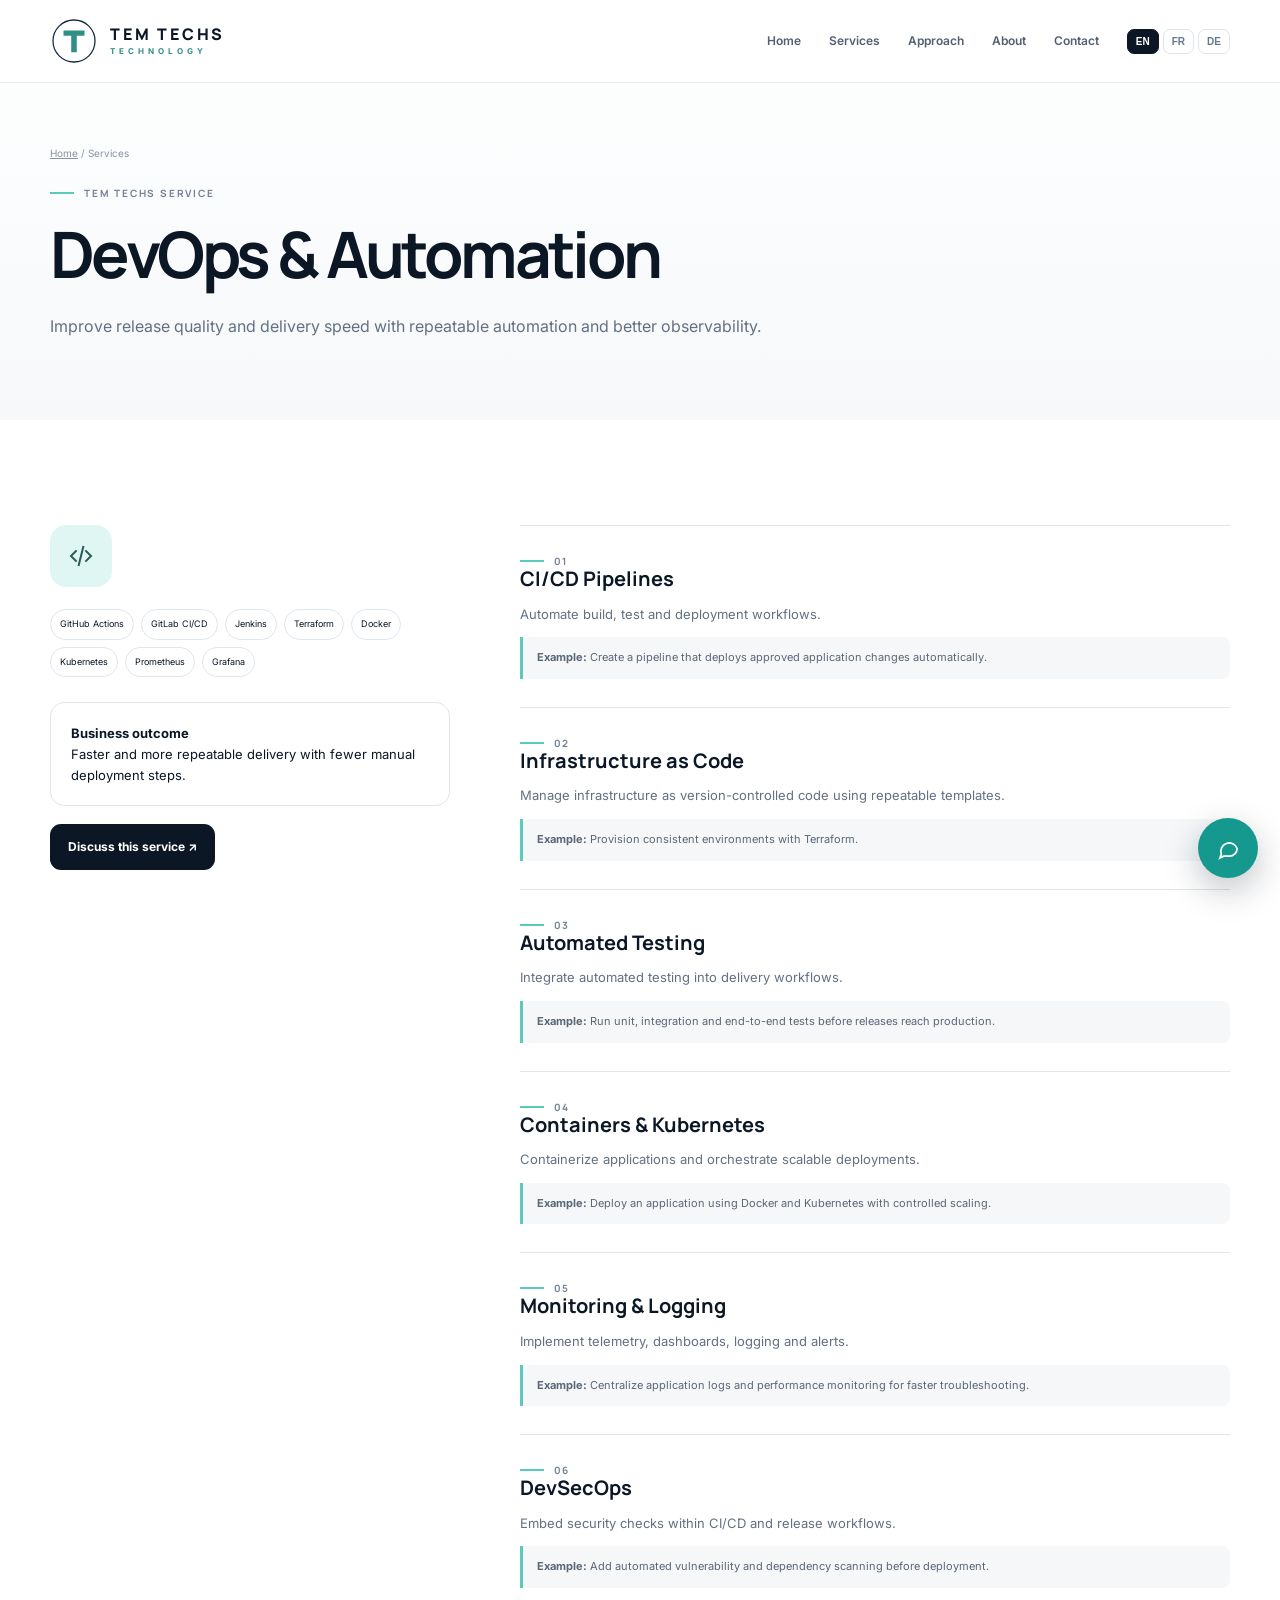
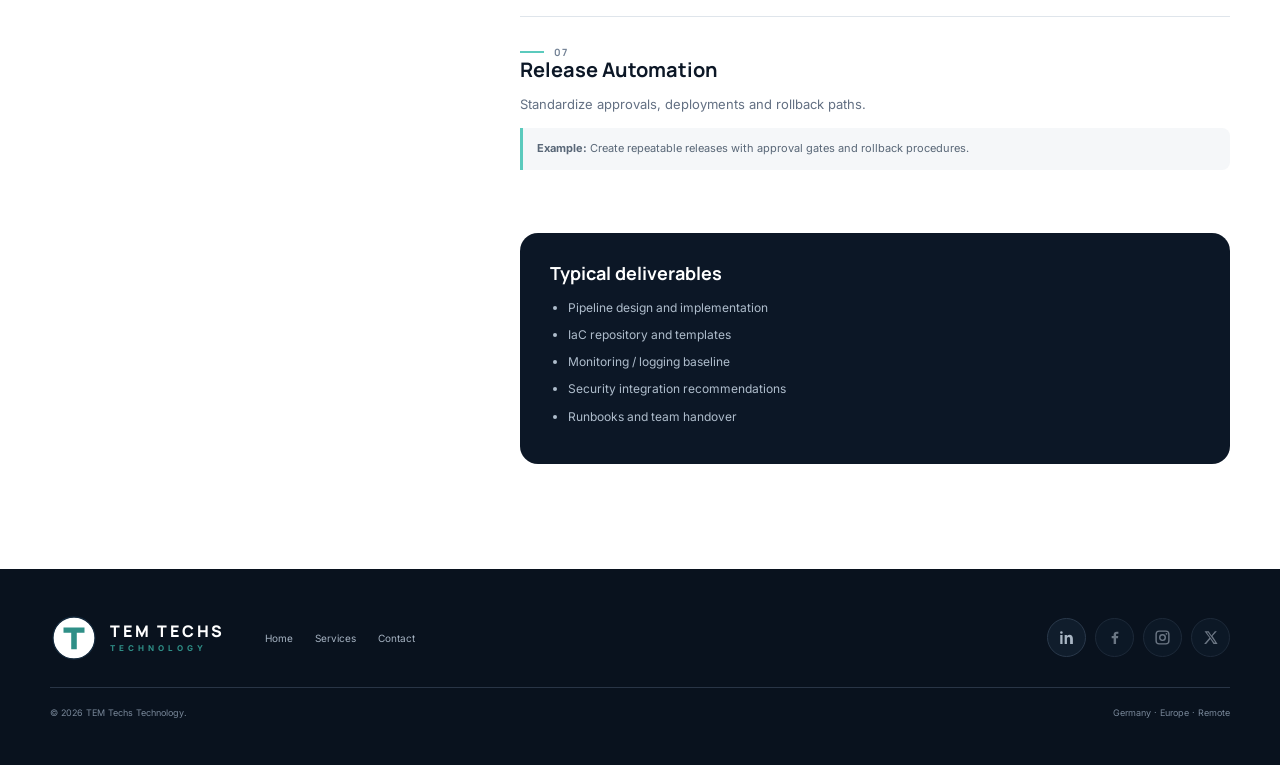
<file: devops.html>
<!doctype html><html lang="en"><head><meta charset="utf-8"><meta name="viewport" content="width=device-width,initial-scale=1"><title>TEM Techs | DevOps & Automation</title><link rel="icon" href="../assets/favicon.svg"><link rel="preconnect" href="https://fonts.googleapis.com"><link rel="preconnect" href="https://fonts.gstatic.com" crossorigin><link href="https://fonts.googleapis.com/css2?family=Inter:wght@400;500;600;700&family=Manrope:wght@600;700;800&display=swap" rel="stylesheet"><link rel="stylesheet" href="../styles.css"></head><body data-page="service" data-service="devops">
<header class="site-header"><div class="container nav-wrap"><a class="brand" data-transition href="../index.html"><img src="../assets/logo.svg" alt="TEM Techs"><span class="brand-copy"><strong>TEM TECHS</strong><small>TECHNOLOGY</small></span></a><button class="nav-toggle" aria-label="Menu">☰</button><nav class="nav-links"><a data-transition href="../index.html#top">Home</a><a data-transition href="../index.html#services">Services</a><a data-transition href="../index.html#approach">Approach</a><a data-transition href="../index.html#about">About</a><a data-transition href="../index.html#contact">Contact</a><div class="lang-switcher"><button class="lang-btn" data-lang="en">EN</button><button class="lang-btn" data-lang="fr">FR</button><button class="lang-btn" data-lang="de">DE</button></div></nav></div></header>
<main><section class="page-hero"><div class="container"><div class="breadcrumbs"><a data-transition href="../index.html">Home</a> / Services</div><div class="eyebrow"><span></span> TEM Techs Service</div><h1 id="serviceTitle"></h1><p id="serviceIntro"></p></div></section><section class="section"><div class="container service-detail-layout"><aside class="service-sidebar reveal"><div class="icon-lg" id="serviceIcon"></div><div class="tech-pills" id="techPills"></div><div class="outcome"><strong>Business outcome</strong><br><span id="serviceOutcome"></span></div><a class="btn btn-primary" href="../index.html#contact" data-transition style="margin-top:18px">Discuss this service ↗</a></aside><div><div id="serviceCapabilities"></div><div class="deliverables reveal"><h3>Typical deliverables</h3><ul id="deliverablesList"></ul></div></div></div></section></main>
<footer class="site-footer"><div class="container"><div class="footer-top"><a class="brand" data-transition href="../index.html"><img src="../assets/logo.svg" alt="TEM Techs"><span class="brand-copy"><strong>TEM TECHS</strong><small>TECHNOLOGY</small></span></a><div class="footer-links"><a data-transition href="../index.html#top">Home</a><a data-transition href="../index.html#services">Services</a><a data-transition href="../index.html#contact">Contact</a></div><div class="footer-social"><div class="social-row footer-social-row" aria-label="TEM Techs social media"><a class="social-icon" data-social="linkedin" aria-label="LinkedIn" title="LinkedIn"><svg viewBox="0 0 24 24"><path d="M6.4 8.3H3.2V21h3.2V8.3ZM4.8 3A1.85 1.85 0 1 0 4.8 6.7 1.85 1.85 0 0 0 4.8 3ZM21 13.7c0-3.8-2-5.6-4.7-5.6-2.2 0-3.1 1.2-3.7 2V8.3H9.4V21h3.2v-6.3c0-1.7.3-3.3 2.4-3.3 2 0 2.1 1.9 2.1 3.4V21H21v-7.3Z"/></svg></a><a class="social-icon" data-social="facebook" aria-label="Facebook" title="Facebook"><svg viewBox="0 0 24 24"><path d="M14.2 21v-8h2.7l.4-3h-3.1V8.1c0-.9.2-1.5 1.6-1.5h1.7V3.9c-.3 0-1.3-.1-2.5-.1-2.5 0-4.2 1.5-4.2 4.3V10H8v3h2.8v8h3.4Z"/></svg></a><a class="social-icon" data-social="instagram" aria-label="Instagram" title="Instagram"><svg viewBox="0 0 24 24"><path d="M7.4 2h9.2A5.4 5.4 0 0 1 22 7.4v9.2a5.4 5.4 0 0 1-5.4 5.4H7.4A5.4 5.4 0 0 1 2 16.6V7.4A5.4 5.4 0 0 1 7.4 2Zm-.2 2A3.2 3.2 0 0 0 4 7.2v9.6A3.2 3.2 0 0 0 7.2 20h9.6a3.2 3.2 0 0 0 3.2-3.2V7.2A3.2 3.2 0 0 0 16.8 4H7.2Zm10.4 1.5a1.3 1.3 0 1 1 0 2.6 1.3 1.3 0 0 1 0-2.6ZM12 7.1A4.9 4.9 0 1 1 12 17a4.9 4.9 0 0 1 0-9.8Zm0 2A2.9 2.9 0 1 0 12 15a2.9 2.9 0 0 0 0-5.8Z"/></svg></a><a class="social-icon" data-social="x" aria-label="X / Twitter" title="X / Twitter"><svg viewBox="0 0 24 24"><path d="M18.2 3H21l-6.2 7 7.2 11h-5.7l-4.5-6.8L5.8 21H3l7.5-8.5L3.6 3h5.8l4 6 4.8-6Zm-1 16h1.6L8.5 4.9H6.8L17.2 19Z"/></svg></a></div></div></div><div class="footer-bottom"><span>© <span id="year"></span> TEM Techs Technology.</span><span>Germany · Europe · Remote</span></div></div></footer>
<button class="chat-launch" id="chatLaunch" aria-label="Open chat"><svg viewBox="0 0 24 24"><path d="M21 12a8 8 0 0 1-8 8H7l-4 2 1.5-4A8 8 0 1 1 21 12Z"/></svg></button><div class="chat-panel" id="chatPanel"><div class="chat-head"><strong>Talk to TEM Techs</strong><small>Choose WhatsApp or email.</small></div><div class="chat-body"><textarea id="chatMessage" placeholder="Write your message..."></textarea><div class="chat-options"><button class="chat-option" id="chatWhatsApp">WhatsApp</button><button class="chat-option" id="chatEmail">Email</button></div></div></div>
<script src="../config.js"></script><script src="../icons.js"></script><script src="../services-data.js"></script><script src="../i18n.js"></script><script src="../app.js"></script></body></html>
</file>
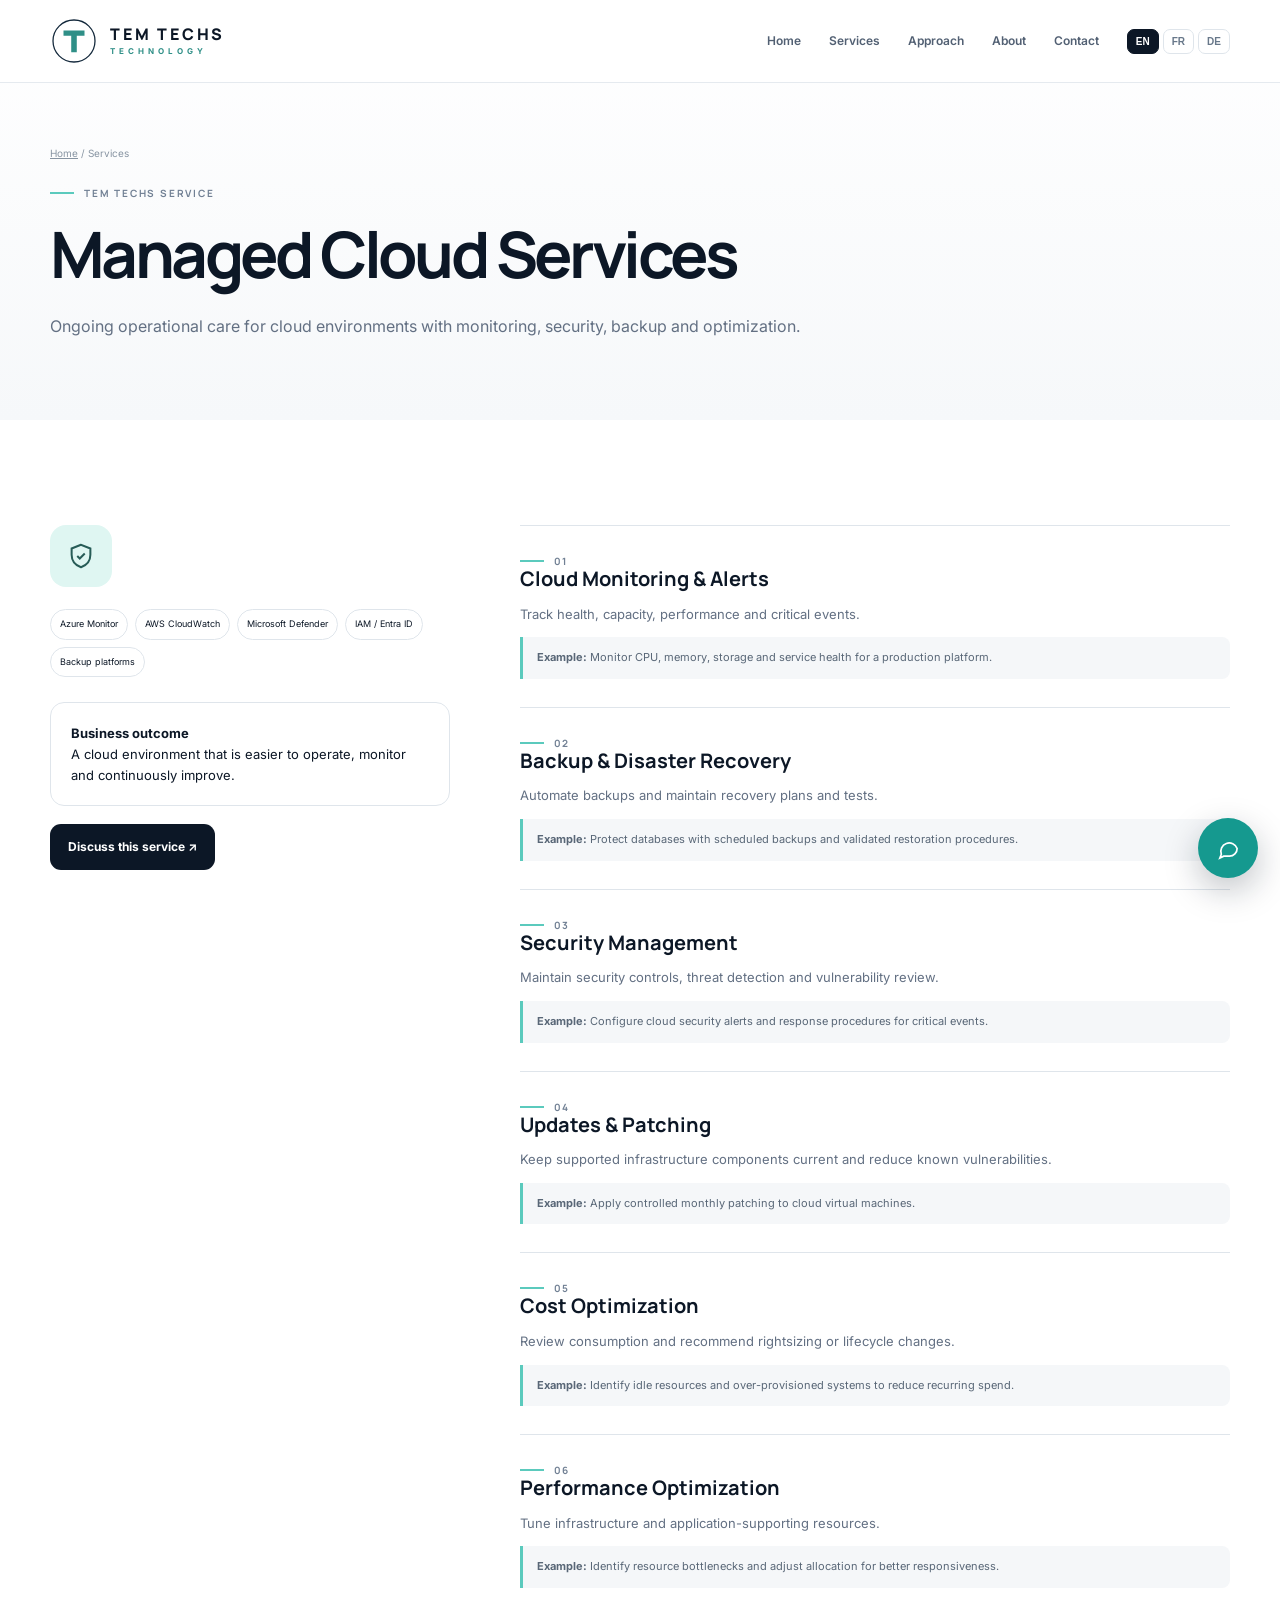
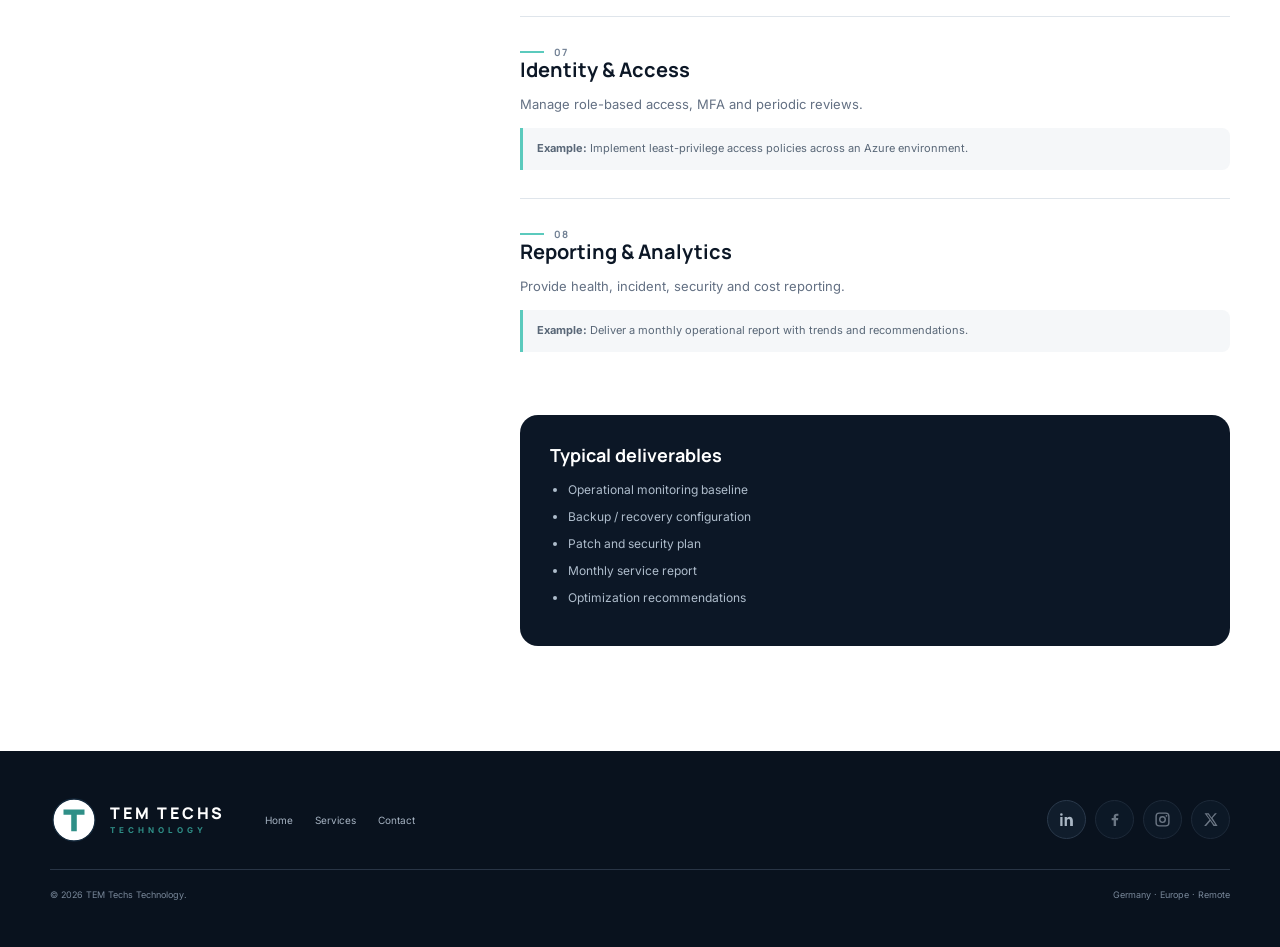
<file: managed-cloud.html>
<!doctype html><html lang="en"><head><meta charset="utf-8"><meta name="viewport" content="width=device-width,initial-scale=1"><title>TEM Techs | Managed Cloud</title><link rel="icon" href="../assets/favicon.svg"><link rel="preconnect" href="https://fonts.googleapis.com"><link rel="preconnect" href="https://fonts.gstatic.com" crossorigin><link href="https://fonts.googleapis.com/css2?family=Inter:wght@400;500;600;700&family=Manrope:wght@600;700;800&display=swap" rel="stylesheet"><link rel="stylesheet" href="../styles.css"></head><body data-page="service" data-service="managed-cloud">
<header class="site-header"><div class="container nav-wrap"><a class="brand" data-transition href="../index.html"><img src="../assets/logo.svg" alt="TEM Techs"><span class="brand-copy"><strong>TEM TECHS</strong><small>TECHNOLOGY</small></span></a><button class="nav-toggle" aria-label="Menu">☰</button><nav class="nav-links"><a data-transition href="../index.html#top">Home</a><a data-transition href="../index.html#services">Services</a><a data-transition href="../index.html#approach">Approach</a><a data-transition href="../index.html#about">About</a><a data-transition href="../index.html#contact">Contact</a><div class="lang-switcher"><button class="lang-btn" data-lang="en">EN</button><button class="lang-btn" data-lang="fr">FR</button><button class="lang-btn" data-lang="de">DE</button></div></nav></div></header>
<main><section class="page-hero"><div class="container"><div class="breadcrumbs"><a data-transition href="../index.html">Home</a> / Services</div><div class="eyebrow"><span></span> TEM Techs Service</div><h1 id="serviceTitle"></h1><p id="serviceIntro"></p></div></section><section class="section"><div class="container service-detail-layout"><aside class="service-sidebar reveal"><div class="icon-lg" id="serviceIcon"></div><div class="tech-pills" id="techPills"></div><div class="outcome"><strong>Business outcome</strong><br><span id="serviceOutcome"></span></div><a class="btn btn-primary" href="../index.html#contact" data-transition style="margin-top:18px">Discuss this service ↗</a></aside><div><div id="serviceCapabilities"></div><div class="deliverables reveal"><h3>Typical deliverables</h3><ul id="deliverablesList"></ul></div></div></div></section></main>
<footer class="site-footer"><div class="container"><div class="footer-top"><a class="brand" data-transition href="../index.html"><img src="../assets/logo.svg" alt="TEM Techs"><span class="brand-copy"><strong>TEM TECHS</strong><small>TECHNOLOGY</small></span></a><div class="footer-links"><a data-transition href="../index.html#top">Home</a><a data-transition href="../index.html#services">Services</a><a data-transition href="../index.html#contact">Contact</a></div><div class="footer-social"><div class="social-row footer-social-row" aria-label="TEM Techs social media"><a class="social-icon" data-social="linkedin" aria-label="LinkedIn" title="LinkedIn"><svg viewBox="0 0 24 24"><path d="M6.4 8.3H3.2V21h3.2V8.3ZM4.8 3A1.85 1.85 0 1 0 4.8 6.7 1.85 1.85 0 0 0 4.8 3ZM21 13.7c0-3.8-2-5.6-4.7-5.6-2.2 0-3.1 1.2-3.7 2V8.3H9.4V21h3.2v-6.3c0-1.7.3-3.3 2.4-3.3 2 0 2.1 1.9 2.1 3.4V21H21v-7.3Z"/></svg></a><a class="social-icon" data-social="facebook" aria-label="Facebook" title="Facebook"><svg viewBox="0 0 24 24"><path d="M14.2 21v-8h2.7l.4-3h-3.1V8.1c0-.9.2-1.5 1.6-1.5h1.7V3.9c-.3 0-1.3-.1-2.5-.1-2.5 0-4.2 1.5-4.2 4.3V10H8v3h2.8v8h3.4Z"/></svg></a><a class="social-icon" data-social="instagram" aria-label="Instagram" title="Instagram"><svg viewBox="0 0 24 24"><path d="M7.4 2h9.2A5.4 5.4 0 0 1 22 7.4v9.2a5.4 5.4 0 0 1-5.4 5.4H7.4A5.4 5.4 0 0 1 2 16.6V7.4A5.4 5.4 0 0 1 7.4 2Zm-.2 2A3.2 3.2 0 0 0 4 7.2v9.6A3.2 3.2 0 0 0 7.2 20h9.6a3.2 3.2 0 0 0 3.2-3.2V7.2A3.2 3.2 0 0 0 16.8 4H7.2Zm10.4 1.5a1.3 1.3 0 1 1 0 2.6 1.3 1.3 0 0 1 0-2.6ZM12 7.1A4.9 4.9 0 1 1 12 17a4.9 4.9 0 0 1 0-9.8Zm0 2A2.9 2.9 0 1 0 12 15a2.9 2.9 0 0 0 0-5.8Z"/></svg></a><a class="social-icon" data-social="x" aria-label="X / Twitter" title="X / Twitter"><svg viewBox="0 0 24 24"><path d="M18.2 3H21l-6.2 7 7.2 11h-5.7l-4.5-6.8L5.8 21H3l7.5-8.5L3.6 3h5.8l4 6 4.8-6Zm-1 16h1.6L8.5 4.9H6.8L17.2 19Z"/></svg></a></div></div></div><div class="footer-bottom"><span>© <span id="year"></span> TEM Techs Technology.</span><span>Germany · Europe · Remote</span></div></div></footer>
<button class="chat-launch" id="chatLaunch" aria-label="Open chat"><svg viewBox="0 0 24 24"><path d="M21 12a8 8 0 0 1-8 8H7l-4 2 1.5-4A8 8 0 1 1 21 12Z"/></svg></button><div class="chat-panel" id="chatPanel"><div class="chat-head"><strong>Talk to TEM Techs</strong><small>Choose WhatsApp or email.</small></div><div class="chat-body"><textarea id="chatMessage" placeholder="Write your message..."></textarea><div class="chat-options"><button class="chat-option" id="chatWhatsApp">WhatsApp</button><button class="chat-option" id="chatEmail">Email</button></div></div></div>
<script src="../config.js"></script><script src="../icons.js"></script><script src="../services-data.js"></script><script src="../i18n.js"></script><script src="../app.js"></script></body></html>
</file>
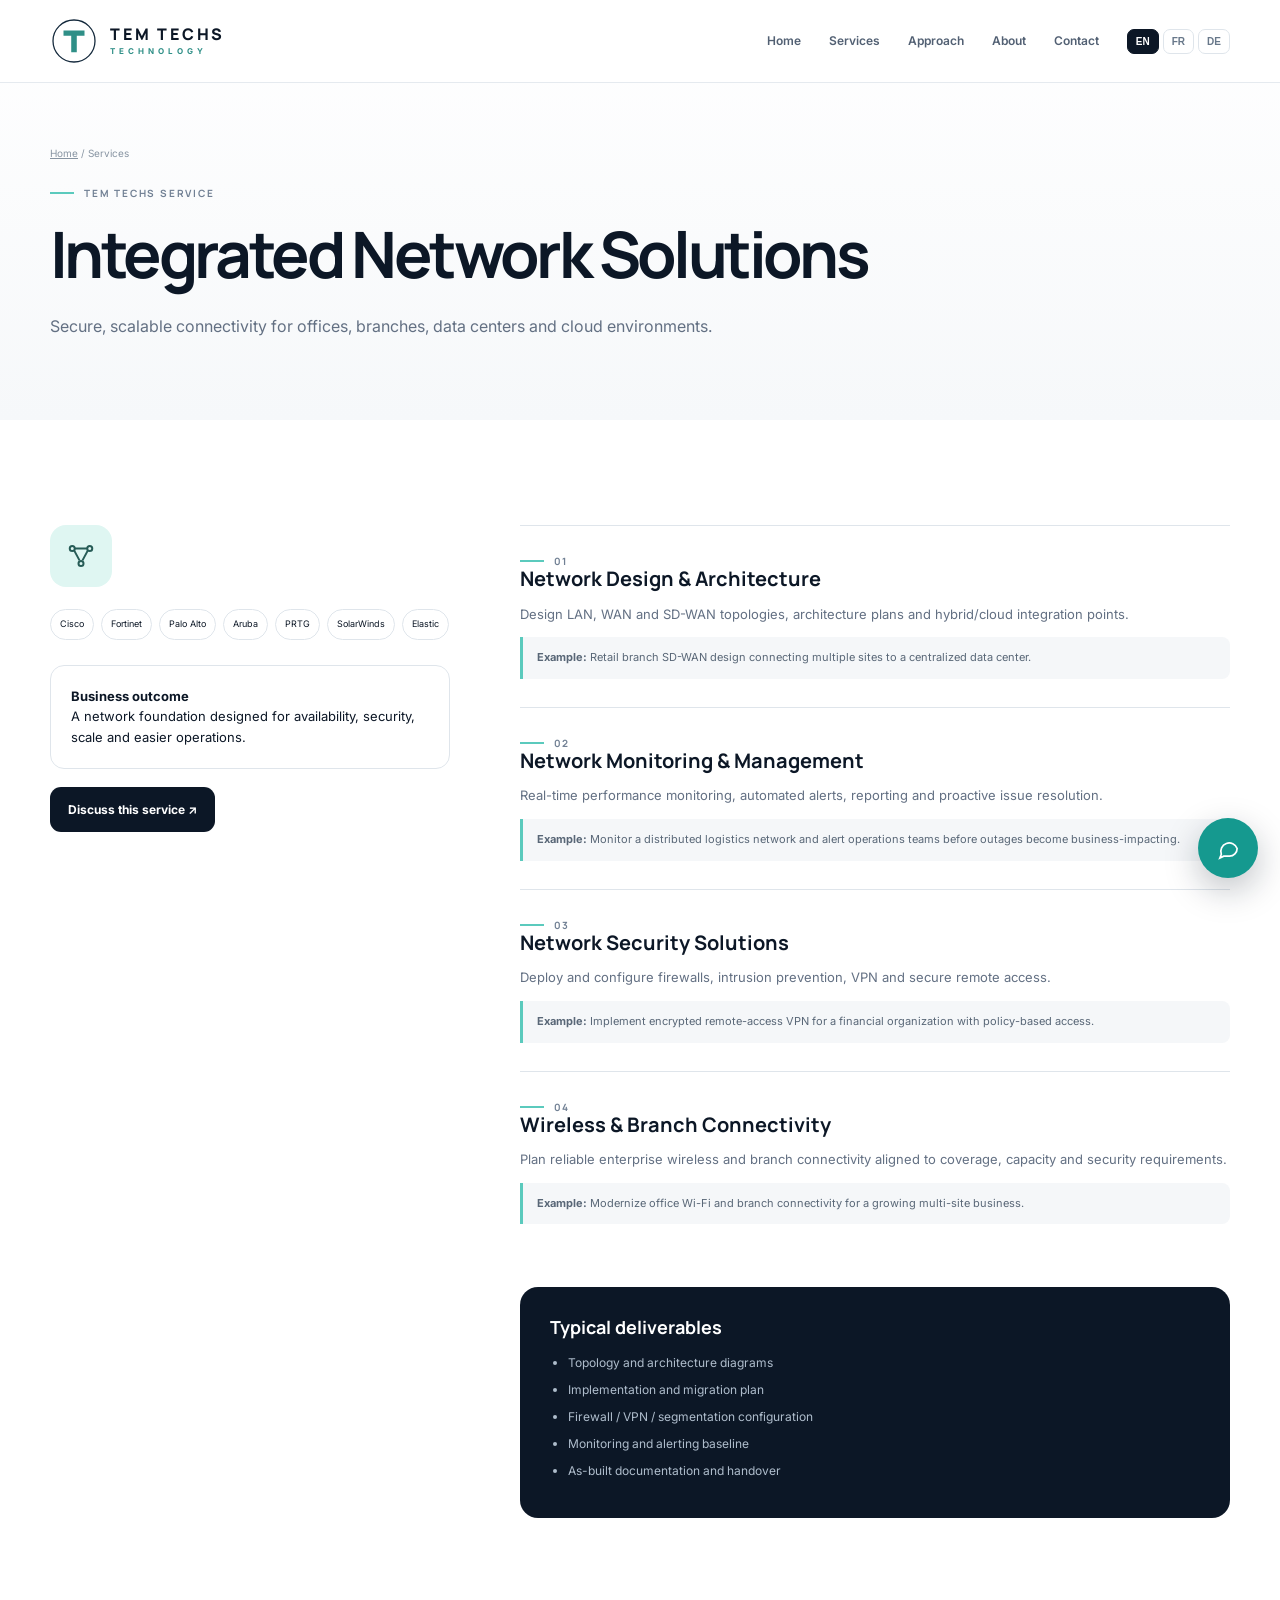
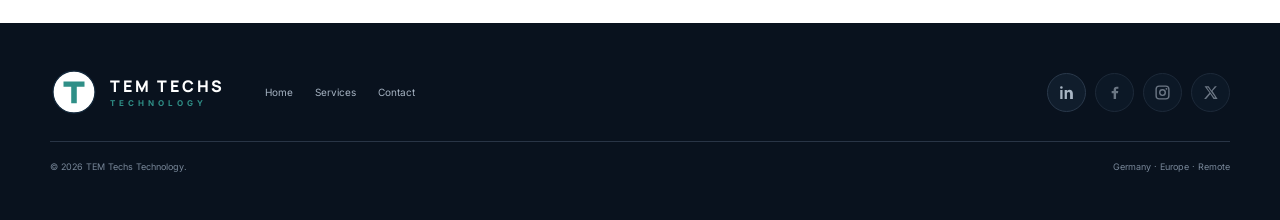
<file: network.html>
<!doctype html><html lang="en"><head><meta charset="utf-8"><meta name="viewport" content="width=device-width,initial-scale=1"><title>TEM Techs | Network Solutions</title><link rel="icon" href="../assets/favicon.svg"><link rel="preconnect" href="https://fonts.googleapis.com"><link rel="preconnect" href="https://fonts.gstatic.com" crossorigin><link href="https://fonts.googleapis.com/css2?family=Inter:wght@400;500;600;700&family=Manrope:wght@600;700;800&display=swap" rel="stylesheet"><link rel="stylesheet" href="../styles.css"></head><body data-page="service" data-service="network">
<header class="site-header"><div class="container nav-wrap"><a class="brand" data-transition href="../index.html"><img src="../assets/logo.svg" alt="TEM Techs"><span class="brand-copy"><strong>TEM TECHS</strong><small>TECHNOLOGY</small></span></a><button class="nav-toggle" aria-label="Menu">☰</button><nav class="nav-links"><a data-transition href="../index.html#top">Home</a><a data-transition href="../index.html#services">Services</a><a data-transition href="../index.html#approach">Approach</a><a data-transition href="../index.html#about">About</a><a data-transition href="../index.html#contact">Contact</a><div class="lang-switcher"><button class="lang-btn" data-lang="en">EN</button><button class="lang-btn" data-lang="fr">FR</button><button class="lang-btn" data-lang="de">DE</button></div></nav></div></header>
<main><section class="page-hero"><div class="container"><div class="breadcrumbs"><a data-transition href="../index.html">Home</a> / Services</div><div class="eyebrow"><span></span> TEM Techs Service</div><h1 id="serviceTitle"></h1><p id="serviceIntro"></p></div></section><section class="section"><div class="container service-detail-layout"><aside class="service-sidebar reveal"><div class="icon-lg" id="serviceIcon"></div><div class="tech-pills" id="techPills"></div><div class="outcome"><strong>Business outcome</strong><br><span id="serviceOutcome"></span></div><a class="btn btn-primary" href="../index.html#contact" data-transition style="margin-top:18px">Discuss this service ↗</a></aside><div><div id="serviceCapabilities"></div><div class="deliverables reveal"><h3>Typical deliverables</h3><ul id="deliverablesList"></ul></div></div></div></section></main>
<footer class="site-footer"><div class="container"><div class="footer-top"><a class="brand" data-transition href="../index.html"><img src="../assets/logo.svg" alt="TEM Techs"><span class="brand-copy"><strong>TEM TECHS</strong><small>TECHNOLOGY</small></span></a><div class="footer-links"><a data-transition href="../index.html#top">Home</a><a data-transition href="../index.html#services">Services</a><a data-transition href="../index.html#contact">Contact</a></div><div class="footer-social"><div class="social-row footer-social-row" aria-label="TEM Techs social media"><a class="social-icon" data-social="linkedin" aria-label="LinkedIn" title="LinkedIn"><svg viewBox="0 0 24 24"><path d="M6.4 8.3H3.2V21h3.2V8.3ZM4.8 3A1.85 1.85 0 1 0 4.8 6.7 1.85 1.85 0 0 0 4.8 3ZM21 13.7c0-3.8-2-5.6-4.7-5.6-2.2 0-3.1 1.2-3.7 2V8.3H9.4V21h3.2v-6.3c0-1.7.3-3.3 2.4-3.3 2 0 2.1 1.9 2.1 3.4V21H21v-7.3Z"/></svg></a><a class="social-icon" data-social="facebook" aria-label="Facebook" title="Facebook"><svg viewBox="0 0 24 24"><path d="M14.2 21v-8h2.7l.4-3h-3.1V8.1c0-.9.2-1.5 1.6-1.5h1.7V3.9c-.3 0-1.3-.1-2.5-.1-2.5 0-4.2 1.5-4.2 4.3V10H8v3h2.8v8h3.4Z"/></svg></a><a class="social-icon" data-social="instagram" aria-label="Instagram" title="Instagram"><svg viewBox="0 0 24 24"><path d="M7.4 2h9.2A5.4 5.4 0 0 1 22 7.4v9.2a5.4 5.4 0 0 1-5.4 5.4H7.4A5.4 5.4 0 0 1 2 16.6V7.4A5.4 5.4 0 0 1 7.4 2Zm-.2 2A3.2 3.2 0 0 0 4 7.2v9.6A3.2 3.2 0 0 0 7.2 20h9.6a3.2 3.2 0 0 0 3.2-3.2V7.2A3.2 3.2 0 0 0 16.8 4H7.2Zm10.4 1.5a1.3 1.3 0 1 1 0 2.6 1.3 1.3 0 0 1 0-2.6ZM12 7.1A4.9 4.9 0 1 1 12 17a4.9 4.9 0 0 1 0-9.8Zm0 2A2.9 2.9 0 1 0 12 15a2.9 2.9 0 0 0 0-5.8Z"/></svg></a><a class="social-icon" data-social="x" aria-label="X / Twitter" title="X / Twitter"><svg viewBox="0 0 24 24"><path d="M18.2 3H21l-6.2 7 7.2 11h-5.7l-4.5-6.8L5.8 21H3l7.5-8.5L3.6 3h5.8l4 6 4.8-6Zm-1 16h1.6L8.5 4.9H6.8L17.2 19Z"/></svg></a></div></div></div><div class="footer-bottom"><span>© <span id="year"></span> TEM Techs Technology.</span><span>Germany · Europe · Remote</span></div></div></footer>
<button class="chat-launch" id="chatLaunch" aria-label="Open chat"><svg viewBox="0 0 24 24"><path d="M21 12a8 8 0 0 1-8 8H7l-4 2 1.5-4A8 8 0 1 1 21 12Z"/></svg></button><div class="chat-panel" id="chatPanel"><div class="chat-head"><strong>Talk to TEM Techs</strong><small>Choose WhatsApp or email.</small></div><div class="chat-body"><textarea id="chatMessage" placeholder="Write your message..."></textarea><div class="chat-options"><button class="chat-option" id="chatWhatsApp">WhatsApp</button><button class="chat-option" id="chatEmail">Email</button></div></div></div>
<script src="../config.js"></script><script src="../icons.js"></script><script src="../services-data.js"></script><script src="../i18n.js"></script><script src="../app.js"></script></body></html>
</file>
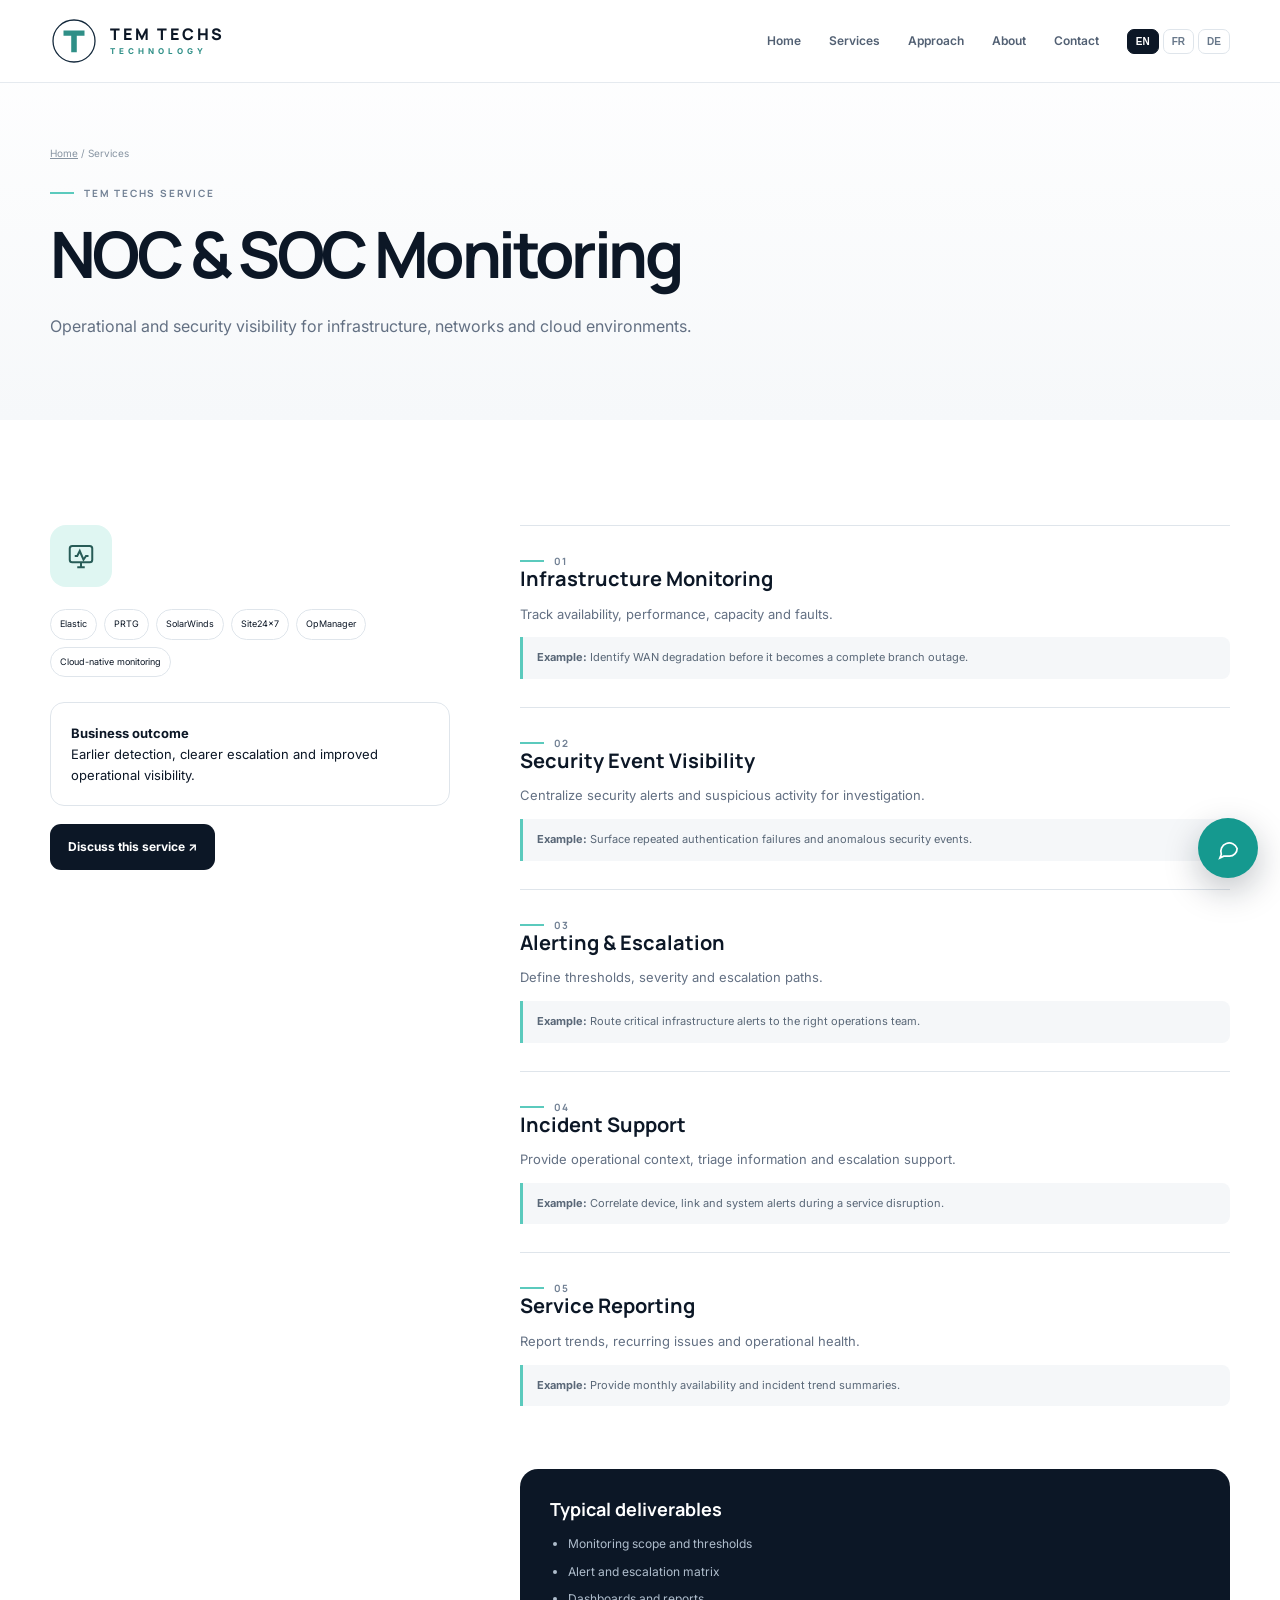
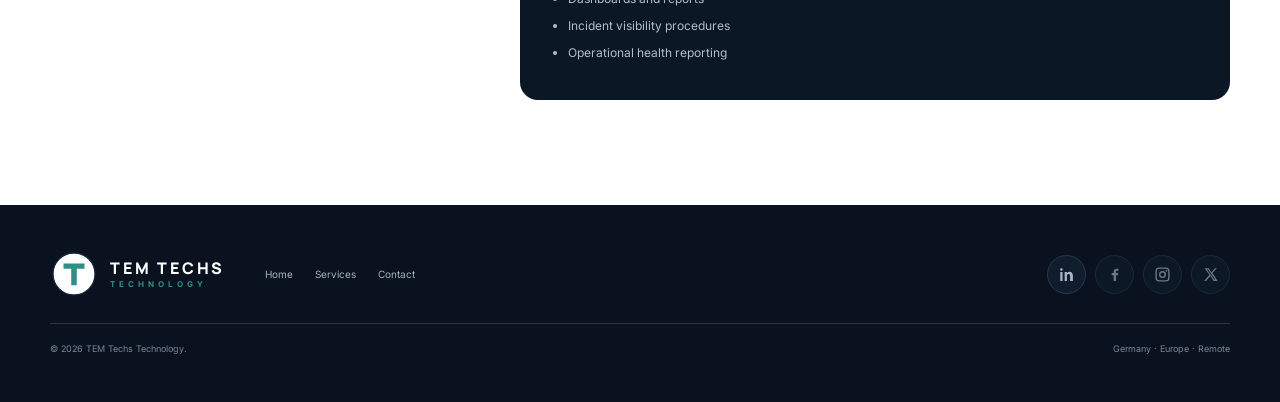
<file: noc-soc.html>
<!doctype html><html lang="en"><head><meta charset="utf-8"><meta name="viewport" content="width=device-width,initial-scale=1"><title>TEM Techs | NOC & SOC</title><link rel="icon" href="../assets/favicon.svg"><link rel="preconnect" href="https://fonts.googleapis.com"><link rel="preconnect" href="https://fonts.gstatic.com" crossorigin><link href="https://fonts.googleapis.com/css2?family=Inter:wght@400;500;600;700&family=Manrope:wght@600;700;800&display=swap" rel="stylesheet"><link rel="stylesheet" href="../styles.css"></head><body data-page="service" data-service="noc-soc">
<header class="site-header"><div class="container nav-wrap"><a class="brand" data-transition href="../index.html"><img src="../assets/logo.svg" alt="TEM Techs"><span class="brand-copy"><strong>TEM TECHS</strong><small>TECHNOLOGY</small></span></a><button class="nav-toggle" aria-label="Menu">☰</button><nav class="nav-links"><a data-transition href="../index.html#top">Home</a><a data-transition href="../index.html#services">Services</a><a data-transition href="../index.html#approach">Approach</a><a data-transition href="../index.html#about">About</a><a data-transition href="../index.html#contact">Contact</a><div class="lang-switcher"><button class="lang-btn" data-lang="en">EN</button><button class="lang-btn" data-lang="fr">FR</button><button class="lang-btn" data-lang="de">DE</button></div></nav></div></header>
<main><section class="page-hero"><div class="container"><div class="breadcrumbs"><a data-transition href="../index.html">Home</a> / Services</div><div class="eyebrow"><span></span> TEM Techs Service</div><h1 id="serviceTitle"></h1><p id="serviceIntro"></p></div></section><section class="section"><div class="container service-detail-layout"><aside class="service-sidebar reveal"><div class="icon-lg" id="serviceIcon"></div><div class="tech-pills" id="techPills"></div><div class="outcome"><strong>Business outcome</strong><br><span id="serviceOutcome"></span></div><a class="btn btn-primary" href="../index.html#contact" data-transition style="margin-top:18px">Discuss this service ↗</a></aside><div><div id="serviceCapabilities"></div><div class="deliverables reveal"><h3>Typical deliverables</h3><ul id="deliverablesList"></ul></div></div></div></section></main>
<footer class="site-footer"><div class="container"><div class="footer-top"><a class="brand" data-transition href="../index.html"><img src="../assets/logo.svg" alt="TEM Techs"><span class="brand-copy"><strong>TEM TECHS</strong><small>TECHNOLOGY</small></span></a><div class="footer-links"><a data-transition href="../index.html#top">Home</a><a data-transition href="../index.html#services">Services</a><a data-transition href="../index.html#contact">Contact</a></div><div class="footer-social"><div class="social-row footer-social-row" aria-label="TEM Techs social media"><a class="social-icon" data-social="linkedin" aria-label="LinkedIn" title="LinkedIn"><svg viewBox="0 0 24 24"><path d="M6.4 8.3H3.2V21h3.2V8.3ZM4.8 3A1.85 1.85 0 1 0 4.8 6.7 1.85 1.85 0 0 0 4.8 3ZM21 13.7c0-3.8-2-5.6-4.7-5.6-2.2 0-3.1 1.2-3.7 2V8.3H9.4V21h3.2v-6.3c0-1.7.3-3.3 2.4-3.3 2 0 2.1 1.9 2.1 3.4V21H21v-7.3Z"/></svg></a><a class="social-icon" data-social="facebook" aria-label="Facebook" title="Facebook"><svg viewBox="0 0 24 24"><path d="M14.2 21v-8h2.7l.4-3h-3.1V8.1c0-.9.2-1.5 1.6-1.5h1.7V3.9c-.3 0-1.3-.1-2.5-.1-2.5 0-4.2 1.5-4.2 4.3V10H8v3h2.8v8h3.4Z"/></svg></a><a class="social-icon" data-social="instagram" aria-label="Instagram" title="Instagram"><svg viewBox="0 0 24 24"><path d="M7.4 2h9.2A5.4 5.4 0 0 1 22 7.4v9.2a5.4 5.4 0 0 1-5.4 5.4H7.4A5.4 5.4 0 0 1 2 16.6V7.4A5.4 5.4 0 0 1 7.4 2Zm-.2 2A3.2 3.2 0 0 0 4 7.2v9.6A3.2 3.2 0 0 0 7.2 20h9.6a3.2 3.2 0 0 0 3.2-3.2V7.2A3.2 3.2 0 0 0 16.8 4H7.2Zm10.4 1.5a1.3 1.3 0 1 1 0 2.6 1.3 1.3 0 0 1 0-2.6ZM12 7.1A4.9 4.9 0 1 1 12 17a4.9 4.9 0 0 1 0-9.8Zm0 2A2.9 2.9 0 1 0 12 15a2.9 2.9 0 0 0 0-5.8Z"/></svg></a><a class="social-icon" data-social="x" aria-label="X / Twitter" title="X / Twitter"><svg viewBox="0 0 24 24"><path d="M18.2 3H21l-6.2 7 7.2 11h-5.7l-4.5-6.8L5.8 21H3l7.5-8.5L3.6 3h5.8l4 6 4.8-6Zm-1 16h1.6L8.5 4.9H6.8L17.2 19Z"/></svg></a></div></div></div><div class="footer-bottom"><span>© <span id="year"></span> TEM Techs Technology.</span><span>Germany · Europe · Remote</span></div></div></footer>
<button class="chat-launch" id="chatLaunch" aria-label="Open chat"><svg viewBox="0 0 24 24"><path d="M21 12a8 8 0 0 1-8 8H7l-4 2 1.5-4A8 8 0 1 1 21 12Z"/></svg></button><div class="chat-panel" id="chatPanel"><div class="chat-head"><strong>Talk to TEM Techs</strong><small>Choose WhatsApp or email.</small></div><div class="chat-body"><textarea id="chatMessage" placeholder="Write your message..."></textarea><div class="chat-options"><button class="chat-option" id="chatWhatsApp">WhatsApp</button><button class="chat-option" id="chatEmail">Email</button></div></div></div>
<script src="../config.js"></script><script src="../icons.js"></script><script src="../services-data.js"></script><script src="../i18n.js"></script><script src="../app.js"></script></body></html>
</file>
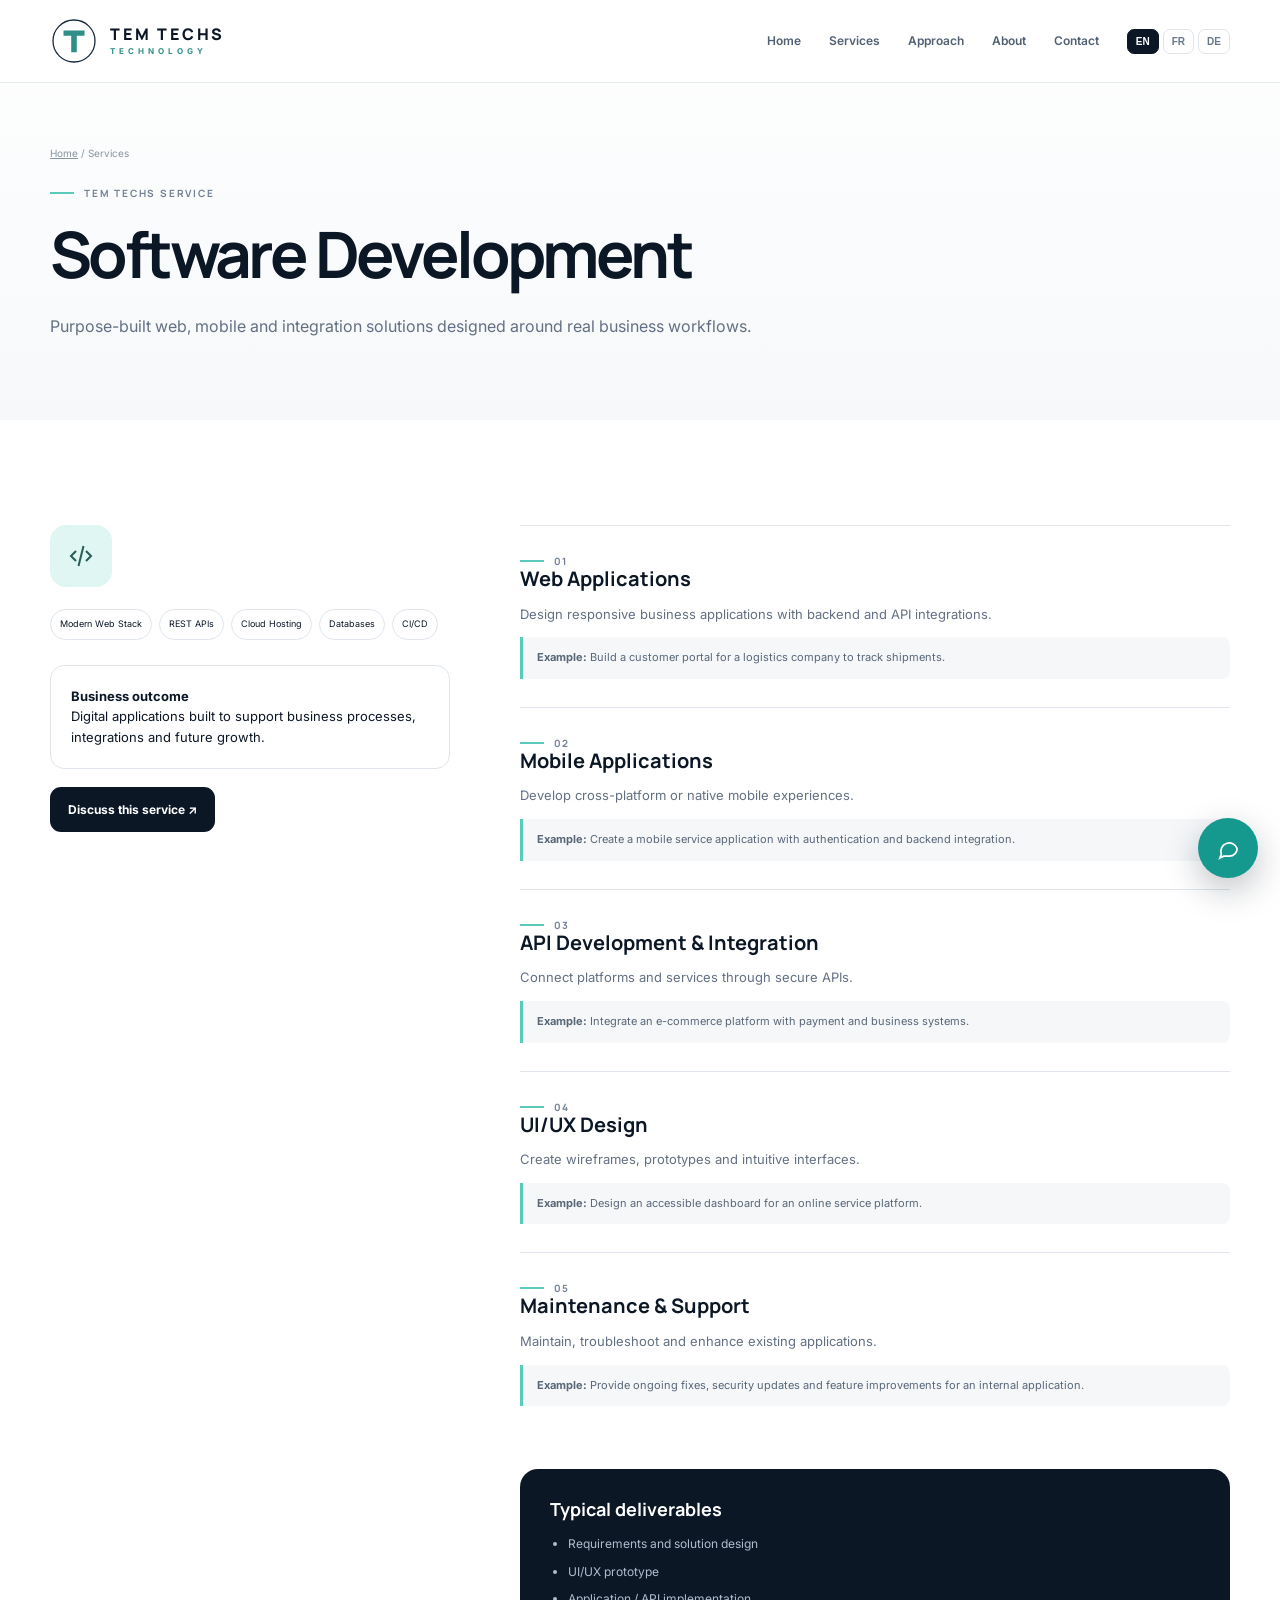
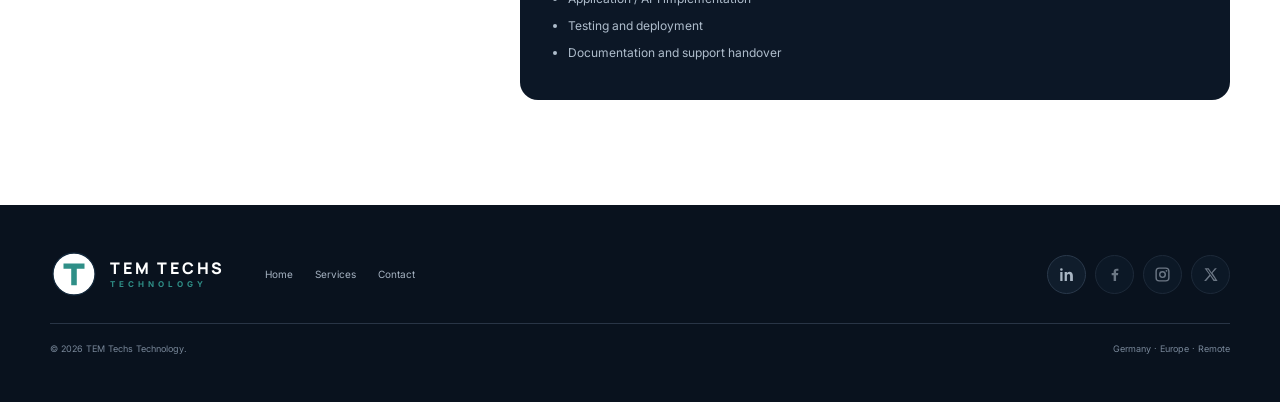
<file: software.html>
<!doctype html><html lang="en"><head><meta charset="utf-8"><meta name="viewport" content="width=device-width,initial-scale=1"><title>TEM Techs | Software Development</title><link rel="icon" href="../assets/favicon.svg"><link rel="preconnect" href="https://fonts.googleapis.com"><link rel="preconnect" href="https://fonts.gstatic.com" crossorigin><link href="https://fonts.googleapis.com/css2?family=Inter:wght@400;500;600;700&family=Manrope:wght@600;700;800&display=swap" rel="stylesheet"><link rel="stylesheet" href="../styles.css"></head><body data-page="service" data-service="software">
<header class="site-header"><div class="container nav-wrap"><a class="brand" data-transition href="../index.html"><img src="../assets/logo.svg" alt="TEM Techs"><span class="brand-copy"><strong>TEM TECHS</strong><small>TECHNOLOGY</small></span></a><button class="nav-toggle" aria-label="Menu">☰</button><nav class="nav-links"><a data-transition href="../index.html#top">Home</a><a data-transition href="../index.html#services">Services</a><a data-transition href="../index.html#approach">Approach</a><a data-transition href="../index.html#about">About</a><a data-transition href="../index.html#contact">Contact</a><div class="lang-switcher"><button class="lang-btn" data-lang="en">EN</button><button class="lang-btn" data-lang="fr">FR</button><button class="lang-btn" data-lang="de">DE</button></div></nav></div></header>
<main><section class="page-hero"><div class="container"><div class="breadcrumbs"><a data-transition href="../index.html">Home</a> / Services</div><div class="eyebrow"><span></span> TEM Techs Service</div><h1 id="serviceTitle"></h1><p id="serviceIntro"></p></div></section><section class="section"><div class="container service-detail-layout"><aside class="service-sidebar reveal"><div class="icon-lg" id="serviceIcon"></div><div class="tech-pills" id="techPills"></div><div class="outcome"><strong>Business outcome</strong><br><span id="serviceOutcome"></span></div><a class="btn btn-primary" href="../index.html#contact" data-transition style="margin-top:18px">Discuss this service ↗</a></aside><div><div id="serviceCapabilities"></div><div class="deliverables reveal"><h3>Typical deliverables</h3><ul id="deliverablesList"></ul></div></div></div></section></main>
<footer class="site-footer"><div class="container"><div class="footer-top"><a class="brand" data-transition href="../index.html"><img src="../assets/logo.svg" alt="TEM Techs"><span class="brand-copy"><strong>TEM TECHS</strong><small>TECHNOLOGY</small></span></a><div class="footer-links"><a data-transition href="../index.html#top">Home</a><a data-transition href="../index.html#services">Services</a><a data-transition href="../index.html#contact">Contact</a></div><div class="footer-social"><div class="social-row footer-social-row" aria-label="TEM Techs social media"><a class="social-icon" data-social="linkedin" aria-label="LinkedIn" title="LinkedIn"><svg viewBox="0 0 24 24"><path d="M6.4 8.3H3.2V21h3.2V8.3ZM4.8 3A1.85 1.85 0 1 0 4.8 6.7 1.85 1.85 0 0 0 4.8 3ZM21 13.7c0-3.8-2-5.6-4.7-5.6-2.2 0-3.1 1.2-3.7 2V8.3H9.4V21h3.2v-6.3c0-1.7.3-3.3 2.4-3.3 2 0 2.1 1.9 2.1 3.4V21H21v-7.3Z"/></svg></a><a class="social-icon" data-social="facebook" aria-label="Facebook" title="Facebook"><svg viewBox="0 0 24 24"><path d="M14.2 21v-8h2.7l.4-3h-3.1V8.1c0-.9.2-1.5 1.6-1.5h1.7V3.9c-.3 0-1.3-.1-2.5-.1-2.5 0-4.2 1.5-4.2 4.3V10H8v3h2.8v8h3.4Z"/></svg></a><a class="social-icon" data-social="instagram" aria-label="Instagram" title="Instagram"><svg viewBox="0 0 24 24"><path d="M7.4 2h9.2A5.4 5.4 0 0 1 22 7.4v9.2a5.4 5.4 0 0 1-5.4 5.4H7.4A5.4 5.4 0 0 1 2 16.6V7.4A5.4 5.4 0 0 1 7.4 2Zm-.2 2A3.2 3.2 0 0 0 4 7.2v9.6A3.2 3.2 0 0 0 7.2 20h9.6a3.2 3.2 0 0 0 3.2-3.2V7.2A3.2 3.2 0 0 0 16.8 4H7.2Zm10.4 1.5a1.3 1.3 0 1 1 0 2.6 1.3 1.3 0 0 1 0-2.6ZM12 7.1A4.9 4.9 0 1 1 12 17a4.9 4.9 0 0 1 0-9.8Zm0 2A2.9 2.9 0 1 0 12 15a2.9 2.9 0 0 0 0-5.8Z"/></svg></a><a class="social-icon" data-social="x" aria-label="X / Twitter" title="X / Twitter"><svg viewBox="0 0 24 24"><path d="M18.2 3H21l-6.2 7 7.2 11h-5.7l-4.5-6.8L5.8 21H3l7.5-8.5L3.6 3h5.8l4 6 4.8-6Zm-1 16h1.6L8.5 4.9H6.8L17.2 19Z"/></svg></a></div></div></div><div class="footer-bottom"><span>© <span id="year"></span> TEM Techs Technology.</span><span>Germany · Europe · Remote</span></div></div></footer>
<button class="chat-launch" id="chatLaunch" aria-label="Open chat"><svg viewBox="0 0 24 24"><path d="M21 12a8 8 0 0 1-8 8H7l-4 2 1.5-4A8 8 0 1 1 21 12Z"/></svg></button><div class="chat-panel" id="chatPanel"><div class="chat-head"><strong>Talk to TEM Techs</strong><small>Choose WhatsApp or email.</small></div><div class="chat-body"><textarea id="chatMessage" placeholder="Write your message..."></textarea><div class="chat-options"><button class="chat-option" id="chatWhatsApp">WhatsApp</button><button class="chat-option" id="chatEmail">Email</button></div></div></div>
<script src="../config.js"></script><script src="../icons.js"></script><script src="../services-data.js"></script><script src="../i18n.js"></script><script src="../app.js"></script></body></html>
</file>
<file: styles.css>
:root{--ink:#0c1726;--ink2:#162538;--muted:#637083;--paper:#f5f7f9;--white:#fff;--accent:#5bcabd;--accent2:#dff6f2;--line:#dfe5eb;--shadow:0 18px 60px rgba(21,35,53,.09);--radius:18px;--max:1180px}
*{box-sizing:border-box}html{scroll-behavior:smooth}body{margin:0;font-family:Inter,Arial,sans-serif;color:var(--ink);background:#fff;line-height:1.6;-webkit-font-smoothing:antialiased}body.page-leaving{opacity:0;transform:translateY(6px);transition:.22s ease}body:not(.loaded){opacity:0}body.loaded{opacity:1;transition:opacity .42s ease}a{color:inherit}.container{width:min(calc(100% - 44px),var(--max));margin:auto}.site-header{position:fixed;z-index:50;left:0;right:0;top:0;background:rgba(255,255,255,.9);backdrop-filter:blur(16px);border-bottom:1px solid rgba(223,229,235,.8)}.nav-wrap{height:82px;display:flex;align-items:center;justify-content:space-between}.brand{display:flex;align-items:center;gap:12px;text-decoration:none}.brand img{width:42px;height:42px}.brand-copy{display:flex;flex-direction:column;line-height:1.05}.brand-copy strong{font-family:Manrope;font-size:15px}.brand-copy small{font-size:9px;letter-spacing:1.6px;text-transform:uppercase;color:#8190a2;margin-top:4px}.nav-links{display:flex;gap:28px;align-items:center}.nav-links>a{font-size:12px;font-weight:600;text-decoration:none;color:#526073}.nav-links>a:hover{color:var(--ink)}.nav-cta{padding:10px 15px;border:1px solid var(--ink)!important;border-radius:10px;color:var(--ink)!important}.nav-toggle{display:none;border:0;background:none}.lang-switcher{display:flex;gap:4px}.lang-btn{border:1px solid var(--line);background:#fff;border-radius:7px;padding:6px 8px;font-size:10px;font-weight:700;color:#68788a;cursor:pointer}.lang-btn.active{background:var(--ink);border-color:var(--ink);color:#fff}.hero{padding:158px 0 90px;background:linear-gradient(180deg,#fff 0%,#f7fafb 100%);overflow:hidden}.hero-grid{display:grid;grid-template-columns:1.1fr .9fr;gap:70px;align-items:center}.eyebrow{display:flex;align-items:center;gap:10px;text-transform:uppercase;letter-spacing:1.8px;font:700 10px Manrope;color:#718094}.eyebrow>span:first-child{width:24px;height:2px;background:var(--accent);flex:0 0 24px}.eyebrow .eyebrow-text{width:auto;height:auto;background:none;display:inline;white-space:normal}h1,h2,h3{font-family:Manrope;margin:0;line-height:1.12}h1{font-size:clamp(48px,6vw,78px);letter-spacing:-3.6px;margin:18px 0 24px;max-width:820px}h1 em{font-style:normal;color:#2f766e}.hero-lead{font-size:17px;color:#5f6c7c;max-width:650px}.hero-actions{display:flex;gap:12px;margin-top:32px}.btn{display:inline-flex;align-items:center;justify-content:center;gap:10px;text-decoration:none;border-radius:11px;padding:13px 18px;font-size:12px;font-weight:700;border:0;cursor:pointer}.btn-primary{background:var(--ink);color:#fff}.btn-primary:hover{transform:translateY(-2px);box-shadow:0 12px 24px rgba(12,23,38,.14)}.btn-secondary{background:#fff;border:1px solid var(--line)}.hero-proof{display:flex;gap:34px;margin-top:45px}.hero-proof div{display:flex;flex-direction:column}.hero-proof strong{font-size:11px}.hero-proof span{font-size:10px;color:#8895a5;margin-top:4px}.hero-visual{position:relative;min-height:430px}.visual-panel{position:absolute;inset:20px 0 0 50px;border:1px solid var(--line);border-radius:28px;background:rgba(255,255,255,.75);box-shadow:var(--shadow);overflow:hidden}.visual-grid{position:absolute;inset:0;background-image:linear-gradient(#e9eef2 1px,transparent 1px),linear-gradient(90deg,#e9eef2 1px,transparent 1px);background-size:44px 44px;mask-image:linear-gradient(to bottom,#000,transparent)}.visual-content{position:relative;z-index:2;padding:42px}.visual-kicker{font-size:9px;letter-spacing:1.4px;color:#7c8a9a}.visual-content h3{font-size:34px;margin:22px 0 28px}.architecture-line{display:flex;align-items:center;gap:10px}.architecture-line i{display:block;width:10px;height:10px;border-radius:50%;background:var(--accent);box-shadow:0 0 0 6px rgba(91,202,189,.15)}.architecture-line b{height:1px;flex:1;background:#bac6d2}.architecture-line span{font-size:9px;color:#697789}.mini-cards{display:grid;grid-template-columns:1fr 1fr;gap:12px;margin-top:30px}.mini-card{padding:15px;background:#fff;border:1px solid var(--line);border-radius:12px}.mini-card strong{display:block;font-size:11px}.mini-card small{font-size:9px;color:#8996a5}.floating-badge{position:absolute;right:-8px;bottom:35px;background:var(--ink);color:#fff;border-radius:14px;padding:15px 18px;box-shadow:var(--shadow);animation:float 4s ease-in-out infinite}.floating-badge b{display:block;font-size:12px}.floating-badge small{color:#aab7c7;font-size:9px}.tech-strip{border-top:1px solid var(--line);border-bottom:1px solid var(--line);padding:18px 0;background:#fff}.tech-row{display:flex;justify-content:space-between;gap:25px;overflow:auto;scrollbar-width:none}.tech-row span{white-space:nowrap;font:700 9px Manrope;color:#8b97a5;letter-spacing:1.2px}.section{padding:105px 0}.section-head{display:grid;grid-template-columns:1fr .9fr;gap:80px;align-items:end;margin-bottom:54px}.section-head h2,.split-copy h2{font-size:clamp(36px,4.5vw,56px);letter-spacing:-2.3px;margin-top:15px}.section-head p,.split-copy p{color:var(--muted);font-size:14px}.service-grid{display:grid;grid-template-columns:repeat(3,1fr);gap:18px}.service-card{position:relative;border:1px solid var(--line);border-radius:var(--radius);padding:28px;background:#fff;transition:transform .28s ease,box-shadow .28s ease,border-color .28s ease;overflow:hidden}.service-card:hover{transform:translateY(-5px);box-shadow:var(--shadow);border-color:#cbd6df}.service-top{display:flex;align-items:center;justify-content:space-between}.service-icon{width:44px;height:44px;border-radius:12px;background:var(--paper);display:grid;place-items:center;color:#365a59}.service-icon svg{width:23px;height:23px;fill:none;stroke:currentColor;stroke-width:1.6;stroke-linecap:round;stroke-linejoin:round}.service-num{font-size:9px;color:#9aa6b3;letter-spacing:1px}.service-card h3{font-size:21px;margin:25px 0 10px}.service-card>p{font-size:12.5px;color:var(--muted);min-height:60px}.service-actions{display:flex;align-items:center;justify-content:space-between;margin-top:20px}.service-link{font-size:11px;font-weight:700;text-decoration:none}.expand-btn{width:35px;height:35px;border-radius:50%;border:1px solid var(--line);background:#fff;font-size:20px;line-height:1;cursor:pointer;transition:.25s}.expand-btn:hover{background:var(--ink);color:#fff}.expand-btn.open{transform:rotate(45deg);background:var(--ink);color:#fff}.service-extra{display:grid;grid-template-rows:0fr;transition:grid-template-rows .38s cubic-bezier(.2,.8,.2,1),opacity .25s;opacity:0}.service-extra.open{grid-template-rows:1fr;opacity:1}.service-extra>div{overflow:hidden}.extra-inner{border-top:1px solid var(--line);margin-top:20px;padding-top:18px}.extra-inner strong{display:block;font-size:10px;text-transform:uppercase;letter-spacing:1.1px;color:#6a798a}.extra-inner ul{padding-left:17px;margin:10px 0 14px}.extra-inner li{font-size:11px;color:#5d6b7a;margin:5px 0}.example-box{background:var(--paper);border-radius:10px;padding:12px 13px;font-size:10.5px;color:#596776}.example-box b{color:var(--ink)}.dark-section{background:var(--ink);color:#fff}.dark-section .eyebrow{color:#8fa0b2}.dark-section .section-head p{color:#a8b4c3}.process-grid{display:grid;grid-template-columns:repeat(4,1fr);border-top:1px solid #2c3949}.process{padding:30px 24px 0 0;min-height:230px;border-right:1px solid #2c3949}.process:not(:first-child){padding-left:24px}.process:last-child{border-right:0}.process span{font-size:9px;color:var(--accent)}.process h3{font-size:22px;margin:35px 0 10px}.process p{font-size:11.5px;color:#9cabbc}.split{display:grid;grid-template-columns:.95fr 1.05fr;gap:80px;align-items:center}.feature-stack{display:grid;gap:12px}.feature{padding:20px 22px;border:1px solid var(--line);border-radius:14px;background:#fff}.feature h3{font-size:16px}.feature p{font-size:11.5px;color:var(--muted);margin:6px 0 0}.contact-grid{display:grid;grid-template-columns:.85fr 1.15fr;gap:80px}.contact-info{display:grid;gap:8px;margin-top:30px}.contact-info a,.contact-info div{padding:13px 0;border-bottom:1px solid var(--line);text-decoration:none}.contact-info small{display:block;font-size:9px;letter-spacing:1.1px;text-transform:uppercase;color:#8a96a4}.contact-info strong{font-size:12px}.social-row{display:flex;gap:9px;margin-top:22px}.social-icon{display:none;width:37px;height:37px;border:1px solid var(--line);border-radius:9px;align-items:center;justify-content:center;text-decoration:none;color:#5c6c7b}.social-icon.show{display:flex}.social-icon svg{width:17px;height:17px;fill:currentColor}.contact-form{padding:32px;border:1px solid var(--line);border-radius:18px;background:var(--paper)}.form-grid{display:grid;grid-template-columns:1fr 1fr;gap:14px}.field{margin-bottom:14px}.field.full{grid-column:1/-1}.field label{display:block;font-size:9px;font-weight:700;letter-spacing:1px;text-transform:uppercase;color:#69788a;margin-bottom:7px}.field input,.field select,.field textarea{width:100%;border:1px solid #d5dde4;background:#fff;border-radius:9px;padding:12px 13px;font:12px Inter;outline:none}.field textarea{min-height:140px;resize:vertical}.field input:focus,.field select:focus,.field textarea:focus{border-color:#68bfb6;box-shadow:0 0 0 3px rgba(91,202,189,.12)}.form-status{font-size:10px;margin-top:12px;color:#687788}.site-footer{padding:45px 0;background:#09121e;color:#fff}.footer-top{display:flex;justify-content:space-between;gap:40px;align-items:center}.footer-links{display:flex;gap:22px}.footer-links a{font-size:10px;color:#a6b3c2;text-decoration:none}.footer-bottom{border-top:1px solid #293546;margin-top:25px;padding-top:18px;font-size:9px;color:#788799;display:flex;justify-content:space-between}.chat-launch{position:fixed;z-index:60;right:22px;bottom:22px;width:56px;height:56px;border-radius:50%;border:0;background:var(--ink);color:#fff;box-shadow:0 12px 34px rgba(12,23,38,.26);cursor:pointer;display:grid;place-items:center;transition:.25s}.chat-launch:hover{transform:translateY(-3px)}.chat-launch svg{width:23px;fill:none;stroke:currentColor;stroke-width:1.8}.chat-panel{position:fixed;z-index:59;right:22px;bottom:88px;width:min(360px,calc(100vw - 30px));background:#fff;border:1px solid var(--line);border-radius:18px;box-shadow:0 25px 80px rgba(12,23,38,.2);opacity:0;transform:translateY(12px) scale(.97);pointer-events:none;transition:.25s}.chat-panel.open{opacity:1;transform:none;pointer-events:auto}.chat-head{padding:18px 19px;border-bottom:1px solid var(--line)}.chat-head strong{display:block;font-size:13px}.chat-head small{font-size:10px;color:#7d8998}.chat-body{padding:18px}.chat-body textarea{width:100%;min-height:85px;resize:none;border:1px solid var(--line);border-radius:10px;padding:11px;font:12px Inter}.chat-options{display:grid;grid-template-columns:1fr 1fr;gap:8px;margin-top:10px}.chat-option{border:1px solid var(--line);border-radius:9px;background:#fff;padding:10px;text-align:center;font-size:10px;font-weight:700;cursor:pointer}.chat-option:hover{border-color:#9db0bc;background:var(--paper)}.page-hero{padding:145px 0 65px;background:linear-gradient(180deg,#fff,#f6f8fa)}.breadcrumbs{font-size:10px;color:#8794a2;margin-bottom:25px}.page-hero h1{font-size:clamp(42px,5vw,65px);max-width:850px}.page-hero p{max-width:760px;font-size:16px;color:var(--muted)}.service-detail-layout{display:grid;grid-template-columns:.72fr 1.28fr;gap:70px}.service-sidebar{position:sticky;top:115px;align-self:start}.service-sidebar .icon-lg{width:62px;height:62px;border-radius:16px;background:var(--accent2);display:grid;place-items:center;color:#275c57}.icon-lg svg{width:30px;fill:none;stroke:currentColor;stroke-width:1.6}.tech-pills{display:flex;flex-wrap:wrap;gap:7px;margin-top:22px}.tech-pills span{font-size:9px;border:1px solid var(--line);border-radius:999px;padding:7px 9px}.capability{padding:28px 0;border-top:1px solid var(--line)}.capability h3{font-size:20px}.capability p{font-size:13px;color:var(--muted)}.capability .case{margin-top:12px;background:var(--paper);border-left:3px solid var(--accent);padding:12px 14px;border-radius:0 8px 8px 0;font-size:11px;color:#596777}.deliverables{background:var(--ink);color:#fff;border-radius:18px;padding:30px;margin-top:35px}.deliverables h3{font-size:18px}.deliverables ul{margin:15px 0 0;padding-left:18px}.deliverables li{font-size:12px;color:#afbdcc;margin:8px 0}.outcome{margin-top:25px;padding:20px;border:1px solid var(--line);border-radius:14px;background:#fff;font-size:13px}.reveal{opacity:0;transform:translateY(18px);transition:opacity .7s ease,transform .7s ease}.reveal.visible{opacity:1;transform:none}@keyframes float{50%{transform:translateY(-8px)}}
@media(max-width:950px){.hero-grid,.section-head,.split,.contact-grid,.service-detail-layout{grid-template-columns:1fr}.hero-visual{min-height:380px}.service-grid{grid-template-columns:repeat(2,1fr)}.process-grid{grid-template-columns:repeat(2,1fr)}.process:nth-child(2){border-right:0}.service-sidebar{position:static}.section-head{gap:25px}}
@media(max-width:720px){.container{width:min(calc(100% - 30px),var(--max))}.nav-wrap{height:70px}.nav-toggle{display:block;width:42px;height:42px}.nav-links{display:none;position:absolute;left:0;right:0;top:70px;background:#fff;border-bottom:1px solid var(--line);padding:22px;flex-direction:column;align-items:flex-start}.nav-links.open{display:flex}.hero{padding:120px 0 70px}.hero-grid{gap:25px}h1{font-size:48px;letter-spacing:-2.5px}.hero-proof{gap:15px;flex-wrap:wrap}.hero-visual{min-height:330px}.visual-panel{inset:5px}.visual-content{padding:28px}.floating-badge{right:8px}.service-grid{grid-template-columns:1fr}.section{padding:78px 0}.process-grid{grid-template-columns:1fr}.process,.process:not(:first-child){border-right:0;border-bottom:1px solid #2c3949;padding:25px 0;min-height:0}.form-grid{grid-template-columns:1fr}.footer-top,.footer-bottom{flex-direction:column;align-items:flex-start}.chat-launch{right:15px;bottom:15px}.chat-panel{right:15px;bottom:82px}}

/* V4.1 — dynamic corporate hero */
.hero-visual{perspective:1100px}
.visual-panel{transition:transform .32s cubic-bezier(.2,.8,.2,1),box-shadow .32s ease;transform-style:preserve-3d}
.visual-glow{position:absolute;width:210px;height:210px;border-radius:50%;right:-60px;top:-60px;background:radial-gradient(circle,rgba(91,202,189,.16),rgba(91,202,189,0) 70%);filter:blur(4px);animation:heroGlow 7s ease-in-out infinite alternate}
.visual-grid{animation:gridDrift 18s linear infinite}
.visual-kicker{display:flex;align-items:center;gap:8px}
.live-dot{display:inline-block;width:7px;height:7px;border-radius:50%;background:var(--accent);box-shadow:0 0 0 0 rgba(91,202,189,.35);animation:livePulse 2.2s ease-out infinite}
.architecture-line b{position:relative;overflow:hidden}
.signal-pulse{position:absolute;left:-22px;top:-2px;width:24px;height:5px;border-radius:999px;background:linear-gradient(90deg,transparent,var(--accent),transparent);animation:signalTravel 2.8s ease-in-out infinite}
.signal-pulse-delay{animation-delay:1.1s}
#capabilityLabel{min-width:62px;text-align:center;transition:opacity .25s ease,transform .25s ease}
#capabilityLabel.switching{opacity:0;transform:translateY(-6px)}
.dynamic-card{transition:opacity .32s ease,transform .32s ease,box-shadow .3s ease,border-color .3s ease}
.dynamic-card.switching{opacity:0;transform:translateY(8px)}
.dynamic-card.active-flash{border-color:rgba(91,202,189,.55);box-shadow:0 10px 24px rgba(28,70,67,.08)}
.visual-footer{display:flex;align-items:center;gap:10px;margin-top:17px;color:#8794a2;font-size:8px;text-transform:uppercase;letter-spacing:1px}
.visual-footer>span{white-space:nowrap}.visual-footer>b{font-size:8px;color:#6c7a89;white-space:nowrap}
.visual-progress{height:2px;background:#e5eaef;flex:1;overflow:hidden;border-radius:999px}.visual-progress i{display:block;width:25%;height:100%;background:var(--accent);transition:width .45s cubic-bezier(.2,.8,.2,1)}
.floating-badge{transition:transform .45s cubic-bezier(.2,.8,.2,1),opacity .35s ease}
.floating-badge.badge-switch{transform:translateY(-5px);opacity:.72}
.hero-orbit{position:absolute;border:1px solid rgba(91,202,189,.20);border-radius:50%;pointer-events:none}
.orbit-one{width:18px;height:18px;left:29px;top:82px;animation:orbitFloat 5.5s ease-in-out infinite}
.orbit-two{width:8px;height:8px;right:52px;top:10px;background:rgba(91,202,189,.16);animation:orbitFloat 4.2s ease-in-out infinite reverse}
@keyframes signalTravel{0%{left:-26px;opacity:0}15%{opacity:1}85%{opacity:1}100%{left:calc(100% + 4px);opacity:0}}
@keyframes livePulse{0%{box-shadow:0 0 0 0 rgba(91,202,189,.35)}70%{box-shadow:0 0 0 8px rgba(91,202,189,0)}100%{box-shadow:0 0 0 0 rgba(91,202,189,0)}}
@keyframes gridDrift{from{background-position:0 0,0 0}to{background-position:44px 44px,44px 44px}}
@keyframes heroGlow{from{transform:translate3d(-12px,8px,0) scale(.92)}to{transform:translate3d(14px,-8px,0) scale(1.08)}}
@keyframes orbitFloat{0%,100%{transform:translateY(0)}50%{transform:translateY(-11px)}}
@media (prefers-reduced-motion:reduce){.visual-grid,.visual-glow,.live-dot,.signal-pulse,.hero-orbit{animation:none!important}.visual-panel{transform:none!important}}

/* V4.2 synchronized dynamic hero wording */
#dynamicHeroWords span{display:inline-block;will-change:transform,opacity,filter;transition:opacity .3s ease,transform .3s ease,filter .3s ease}
#dynamicHeroWords span:nth-child(2){transition-delay:.045s}#dynamicHeroWords span:nth-child(3){transition-delay:.09s}
#dynamicHeroWords span.word-out{opacity:0;transform:translateX(-16px);filter:blur(4px)}
#dynamicHeroWords span.word-in{animation:heroWordIn .52s cubic-bezier(.2,.8,.2,1)}
@keyframes heroWordIn{0%{opacity:0;transform:translateX(18px);filter:blur(4px)}100%{opacity:1;transform:none;filter:blur(0)}}
@media(prefers-reduced-motion:reduce){#dynamicHeroWords span{transition:none!important;animation:none!important}}

/* V4.3 — cinematic corporate hero backgrounds + persistent social icons */
.hero{position:relative;isolation:isolate;background:#f7fafb}
.hero>.container{position:relative;z-index:3}
.hero-backgrounds,.hero-bg,.hero-bg-overlay{position:absolute;inset:0;pointer-events:none}
.hero-backgrounds{z-index:0;overflow:hidden}
.hero-bg{background-position:center;background-size:cover;opacity:0;transform:scale(1.035);transition:opacity .85s ease,transform 2.4s ease;filter:saturate(.82) contrast(.94)}
.hero-bg.active{opacity:.42;transform:scale(1)}
.hero-bg-overlay{z-index:1;background:linear-gradient(90deg,rgba(255,255,255,.94) 0%,rgba(255,255,255,.88) 43%,rgba(247,250,251,.72) 69%,rgba(247,250,251,.68) 100%)}
.hero-bg-overlay:after{content:"";position:absolute;inset:0;background:linear-gradient(180deg,rgba(255,255,255,.20),rgba(247,250,251,.72) 96%)}
.visual-panel{background:rgba(255,255,255,.82);backdrop-filter:blur(9px);-webkit-backdrop-filter:blur(9px)}
.social-icon{display:flex;width:39px;height:39px;border:1px solid var(--line);border-radius:50%;align-items:center;justify-content:center;text-decoration:none;color:#536678;background:#fff;transition:transform .22s ease,border-color .22s ease,color .22s ease,background .22s ease;opacity:.62}
.social-icon:hover,.social-icon.linked{opacity:1}
.social-icon.linked:hover{transform:translateY(-3px);border-color:#82cfc6;color:#173f46;background:#f4fbfa}
.social-icon svg{width:17px;height:17px;fill:currentColor}
.footer-social{margin-left:auto}.footer-social-row{margin-top:0}.site-footer .social-icon{background:#101d2c;border-color:#2a394b;color:#a9b6c4}.site-footer .social-icon.linked:hover{background:#142837;color:#82ddd1;color:#82ddd1}
.footer-top{flex-wrap:wrap}
@media(max-width:720px){.hero-bg{background-position:60% center;opacity:0}.hero-bg.active{opacity:.26}.hero-bg-overlay{background:rgba(255,255,255,.88)}.footer-social{margin-left:0}}
@media(prefers-reduced-motion:reduce){.hero-bg{transition:none!important;transform:none!important}}

/* FINAL LAUNCH HOME */
.brand-copy strong{font-size:16px;letter-spacing:2.8px;font-weight:800}.brand-copy small{font-size:8px;letter-spacing:4px;color:#2f8f87;font-weight:700}.brand img{width:48px;height:48px}.site-header{background:rgba(255,255,255,.93)}
.hero{padding-bottom:34px;min-height:860px}.hero-bg{opacity:0;transform:scale(1.045);transition:opacity 1.35s cubic-bezier(.22,.61,.36,1),transform 4.5s ease;filter:saturate(.88) contrast(1.02)}.hero-bg.active{opacity:.72;transform:scale(1)}.hero-bg-overlay{background:linear-gradient(90deg,rgba(255,255,255,.97) 0%,rgba(255,255,255,.93) 32%,rgba(255,255,255,.70) 54%,rgba(247,250,251,.22) 82%,rgba(247,250,251,.10) 100%)}.hero-bg-overlay:after{background:linear-gradient(180deg,rgba(255,255,255,.12),rgba(247,250,251,.34) 88%,rgba(247,250,251,.80) 100%)}
.visual-panel{background:rgba(255,255,255,.91);backdrop-filter:blur(5px);-webkit-backdrop-filter:blur(5px);box-shadow:0 28px 80px rgba(7,24,39,.18)}
.hero-feature-strip{position:relative;z-index:4;margin-top:52px;display:grid;grid-template-columns:repeat(4,1fr);background:rgba(255,255,255,.94);border:1px solid rgba(218,226,233,.9);border-radius:22px;box-shadow:0 18px 45px rgba(15,35,48,.08);overflow:hidden}.hero-feature{display:flex;gap:18px;align-items:center;padding:27px 30px;min-height:118px;position:relative}.hero-feature:not(:last-child):after{content:"";position:absolute;right:0;top:25px;bottom:25px;width:1px;background:#dfe6eb}.feature-icon{width:42px;flex:0 0 42px;font-size:30px;line-height:1;color:#197d78;text-align:center}.hero-feature strong{display:block;color:#14766f;font:700 14px Manrope;margin-bottom:6px}.hero-feature span{display:block;color:#67778a;font-size:11px;line-height:1.55}
.social-rail{position:fixed;z-index:58;right:22px;top:50%;transform:translateY(-18%);display:flex;flex-direction:column;gap:4px;padding:11px 8px;background:rgba(255,255,255,.96);border:1px solid var(--line);border-radius:22px;box-shadow:0 14px 40px rgba(12,23,38,.15)}.social-rail a{width:38px;height:38px;display:grid;place-items:center;border-radius:50%;font:800 14px Manrope;color:#0c1726;text-decoration:none;cursor:default}.social-rail a.linked{cursor:pointer}.social-rail a.linked:hover{background:#eef8f7;color:#14766f}.chat-launch{background:#15998f;width:60px;height:60px}
#dynamicHeroWords span,#capabilityLabel,.dynamic-card{transition:opacity .6s ease,transform .75s cubic-bezier(.22,.61,.36,1),filter .65s ease}#dynamicHeroWords span.word-out{opacity:0;transform:translateY(12px);filter:blur(3px)}#dynamicHeroWords span.word-in{animation:none}.dynamic-card.switching,#capabilityLabel.switching{opacity:0;transform:translateY(7px)}
@media(max-width:950px){.hero-feature-strip{grid-template-columns:repeat(2,1fr)}.hero-feature:nth-child(2):after{display:none}}
@media(max-width:720px){.brand-copy strong{font-size:13px;letter-spacing:1.8px}.brand-copy small{letter-spacing:2.8px}.brand img{width:42px;height:42px}.hero{min-height:auto}.hero-bg.active{opacity:.45}.hero-bg-overlay{background:linear-gradient(90deg,rgba(255,255,255,.96),rgba(255,255,255,.78))}.hero-feature-strip{grid-template-columns:1fr;margin-top:28px}.hero-feature{min-height:auto;padding:20px}.hero-feature:after{display:none!important}.social-rail{display:none}}


/* FINAL REFINED — requested targeted changes only */
/* Keep the approved Home design, but ensure the four capability panels are visible in the first desktop viewport. */
@media (min-width:951px){
  .hero{padding-top:112px;padding-bottom:18px;min-height:100vh;}
  .hero-grid{gap:62px;align-items:center;}
  .hero-visual{min-height:395px;}
  .visual-panel{inset:8px 0 0 50px;}
  .hero-proof{margin-top:30px;}
  .hero-feature-strip{margin-top:22px;min-height:96px;}
  .hero-feature{min-height:96px;padding:20px 26px;}
}
@media (min-width:951px) and (max-height:820px){
  .hero{padding-top:96px;padding-bottom:12px;}
  h1{font-size:clamp(44px,5.3vw,68px);margin:12px 0 16px;}
  .hero-lead{font-size:15px}.hero-actions{margin-top:22px}.hero-proof{margin-top:20px}
  .hero-visual{min-height:350px}.visual-content{padding:32px}.visual-content h3{margin:16px 0 20px;font-size:31px}.mini-cards{margin-top:22px}
  .hero-feature-strip{margin-top:16px}.hero-feature{min-height:84px;padding:16px 22px}
}
.hero-feature .feature-icon svg{width:34px;height:34px;fill:none;stroke:#228d85;stroke-width:1.65;stroke-linecap:round;stroke-linejoin:round}

/* Continuously moving technology ecosystem — pauses on hover, resumes automatically. */
.tech-strip{overflow:hidden;padding:0;background:#fff}
.tech-marquee{overflow:hidden;width:100%;padding:20px 0;mask-image:linear-gradient(90deg,transparent,#000 5%,#000 95%,transparent);-webkit-mask-image:linear-gradient(90deg,transparent,#000 5%,#000 95%,transparent)}
.tech-track{display:flex;width:max-content;animation:techMarquee 24s linear infinite;will-change:transform}
.tech-marquee:hover .tech-track{animation-play-state:paused}
.tech-set{display:flex;align-items:center;gap:88px;padding-right:88px}
.tech-set span{white-space:nowrap;font:700 10px Manrope;color:#8491a2;letter-spacing:1.55px;transition:color .25s ease,transform .25s ease}
.tech-set span:hover{color:#268d85;transform:translateY(-2px)}
@keyframes techMarquee{from{transform:translateX(0)}to{transform:translateX(-50%)}}

/* Fixed social rail with crisp SVG icons + professional hover response. */
.social-rail{right:20px;top:51%;transform:translateY(-50%);gap:5px;padding:10px 7px;border-radius:20px;overflow:visible}
.social-rail a{position:relative;width:40px;height:40px;color:#667789;transition:transform .28s cubic-bezier(.2,.8,.2,1),background .25s ease,color .25s ease,box-shadow .25s ease;cursor:pointer}
.social-rail a svg{width:18px;height:18px;fill:currentColor;display:block}
.social-rail a:hover{transform:translateX(-5px) scale(1.06);background:#eaf7f5;color:#137e76;box-shadow:0 8px 18px rgba(25,126,118,.14)}
.social-rail a::before{content:attr(data-label);position:absolute;right:48px;top:50%;transform:translate(5px,-50%);padding:6px 9px;border-radius:7px;background:#0c1726;color:#fff;font:600 10px Inter;white-space:nowrap;opacity:0;pointer-events:none;transition:opacity .2s ease,transform .2s ease;box-shadow:0 8px 20px rgba(12,23,38,.16)}
.social-rail a:hover::before{opacity:1;transform:translate(0,-50%)}

@media(max-width:950px){.tech-set{gap:55px;padding-right:55px}.social-rail{display:none}}
@media(prefers-reduced-motion:reduce){.tech-track{animation:none}.social-rail a{transition:none}}
</file>
